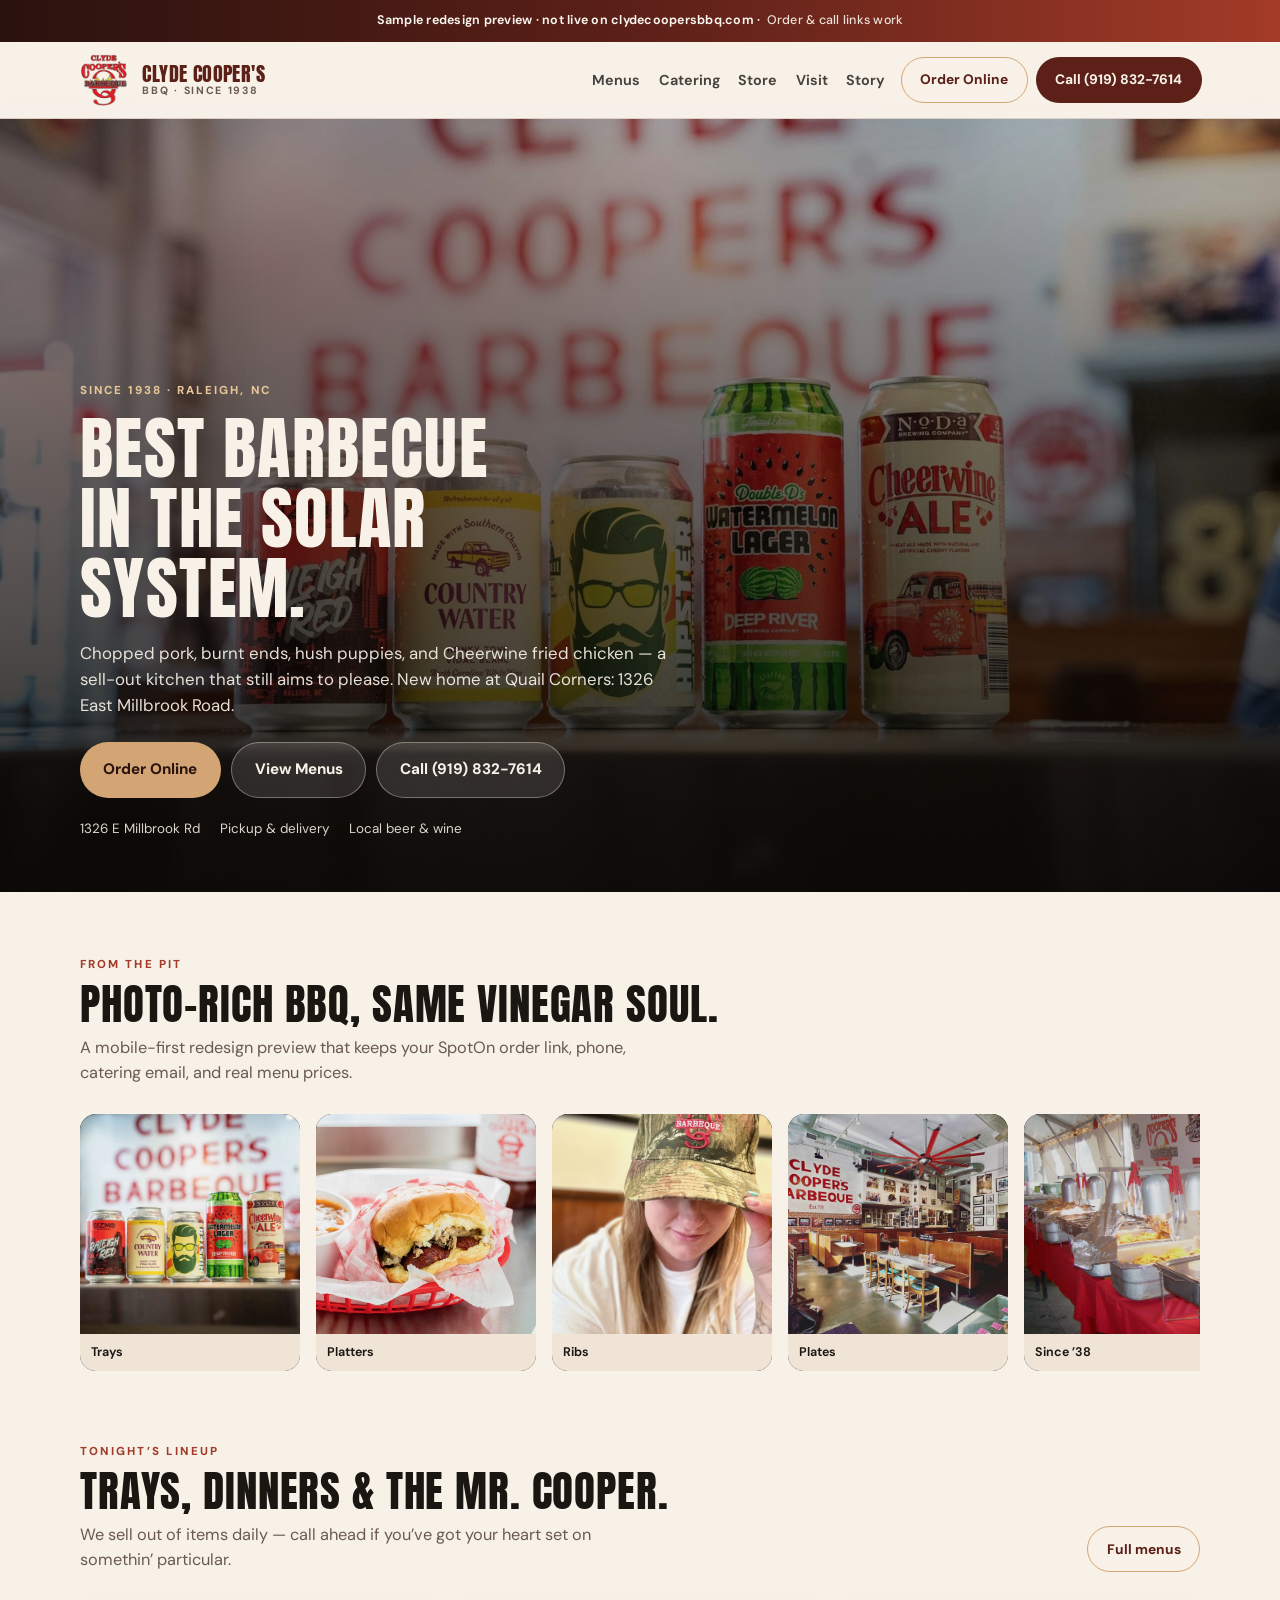
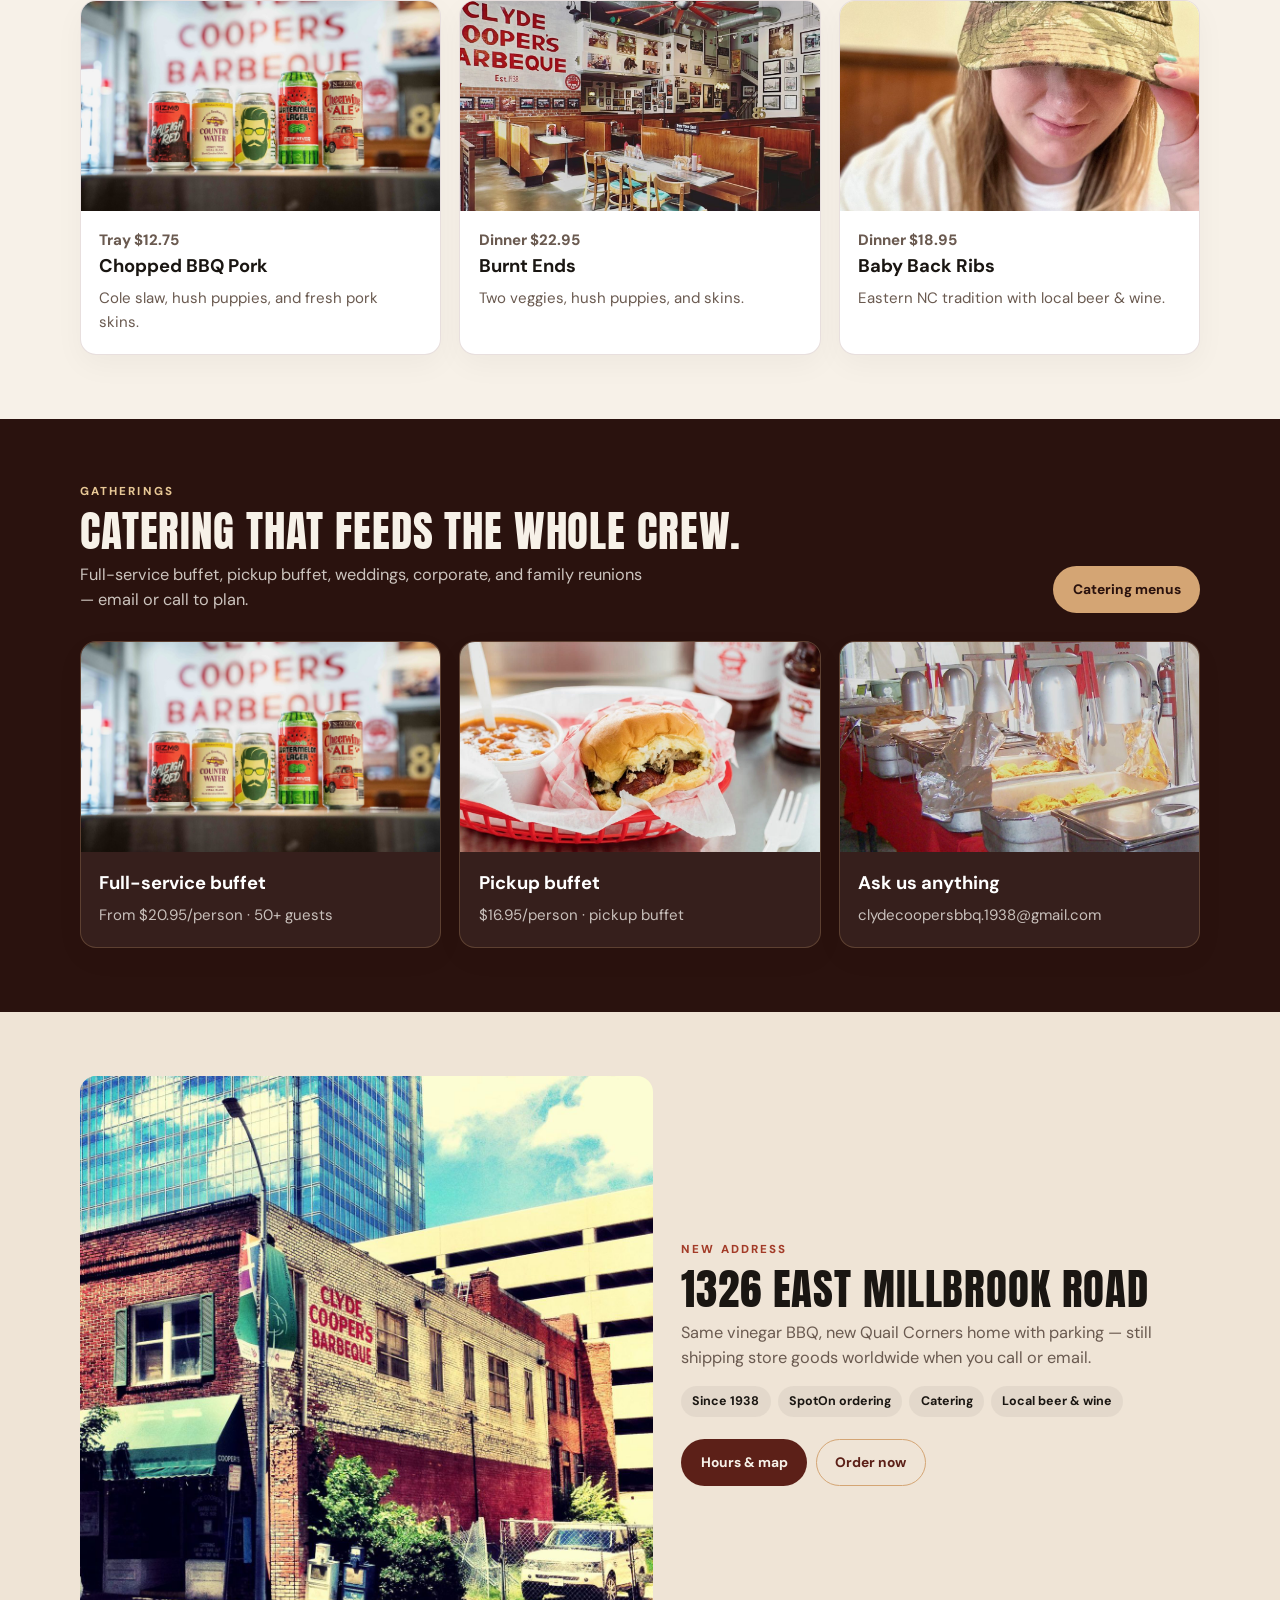
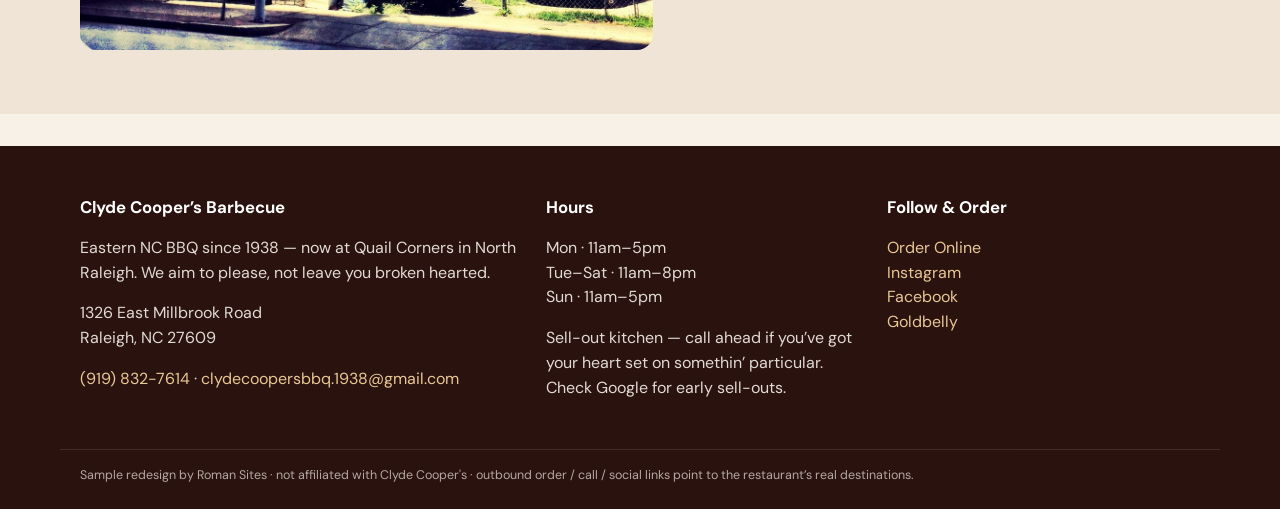
<file: index.html>
<!DOCTYPE html>
<html lang="en"><head>
<meta charset="utf-8"/><meta name="viewport" content="width=device-width, initial-scale=1"/>
<title>Clyde Cooper’s BBQ · Since 1938 · Raleigh</title><meta name="description" content="Clyde Cooper’s Barbecue — Eastern NC BBQ since 1938 at 1326 East Millbrook Road, Raleigh. Order online or call (919) 832-7614."/>
<link rel="preconnect" href="https://fonts.googleapis.com"/><link rel="preconnect" href="https://fonts.gstatic.com" crossorigin/>
<link href="https://fonts.googleapis.com/css2?family=Anton&family=DM+Sans:wght@400;500;600;700;800&display=swap" rel="stylesheet"/><link rel="stylesheet" href="assets/styles.css"/><link rel="icon" href="assets/logo.png"/>
</head><body>
<div class="preview-banner" role="status">Sample redesign preview · not live on clydecoopersbbq.com · <span>Order &amp; call links work</span></div>
<header class="site-header"><div class="nav-inner">
<a class="brand" href="index.html"><img src="assets/logo.png" alt="Clyde Cooper's logo" width="112" height="80"/><span class="brand-text"><span class="brand-name">Clyde Cooper's</span><span class="brand-tag">BBQ · Since 1938</span></span></a>
<nav class="nav-links" aria-label="Primary"><a href="menus.html">Menus</a><a href="catering.html">Catering</a><a href="store.html">Store</a><a href="visit.html">Visit</a><a href="story.html">Story</a></nav>
<div class="nav-ctas"><a class="btn btn-secondary" href="https://order.spoton.com/so-clyde-coopers-bbq-16776/raleigh-nc/65f36449ab9d7c003e4cb21e" target="_blank" rel="noopener">Order Online</a><a class="btn btn-primary" href="tel:9198327614"><span class="call-full">Call (919) 832-7614</span><span class="call-short">Call</span></a>
<button class="nav-toggle" type="button" data-nav-toggle aria-expanded="false" aria-controls="mobile-nav" aria-label="Open menu"><span></span><span></span><span></span></button></div>
</div>
<div class="mobile-panel" id="mobile-nav" data-mobile-panel><a href="menus.html">Menus</a><a href="catering.html">Catering</a><a href="store.html">Store</a><a href="visit.html">Visit</a><a href="story.html">Story</a><div class="mobile-ctas"><a class="btn btn-secondary" href="https://order.spoton.com/so-clyde-coopers-bbq-16776/raleigh-nc/65f36449ab9d7c003e4cb21e" target="_blank" rel="noopener">Order Online</a><a class="btn btn-primary" href="tel:9198327614">Call</a></div></div>
</header>
<main>
<section class="hero"><div class="hero-media" aria-hidden="true"><img src="assets/food-tray.jpg" alt="" width="1600" height="1067" fetchpriority="high"/></div>
<div class="hero-shade"></div><div class="hero-content">
<p class="eyebrow">Since 1938 · Raleigh, NC</p>
<h1>Best barbecue in the solar system.</h1>
<p class="hero-lead">Chopped pork, burnt ends, hush puppies, and Cheerwine fried chicken — a sell-out kitchen that still aims to please. New home at Quail Corners: 1326 East Millbrook Road.</p>
<div class="hero-actions">
<a class="btn btn-gold btn-lg" href="https://order.spoton.com/so-clyde-coopers-bbq-16776/raleigh-nc/65f36449ab9d7c003e4cb21e" target="_blank" rel="noopener">Order Online</a>
<a class="btn btn-ghost btn-lg" href="menus.html">View Menus</a>
<a class="btn btn-ghost btn-lg" href="tel:9198327614">Call (919) 832-7614</a>
</div>
<div class="hero-meta"><span>1326 E Millbrook Rd</span><span>Pickup &amp; delivery</span><span>Local beer &amp; wine</span></div>
</div></section>
<section class="section" style="padding-bottom:0"><div class="section-inner">
<div class="section-head"><div><p class="kicker">From the pit</p><h2>Photo-rich BBQ, same vinegar soul.</h2><p class="lede">A mobile-first redesign preview that keeps your SpotOn order link, phone, catering email, and real menu prices.</p></div></div>
<div class="photo-rail">
<figure><img src="assets/food-tray.jpg" alt="BBQ tray" loading="lazy"/><figcaption>Trays</figcaption></figure>
<figure><img src="assets/food-platter.jpg" alt="Platter" loading="lazy"/><figcaption>Platters</figcaption></figure>
<figure><img src="assets/food-ribs.jpg" alt="Ribs" loading="lazy"/><figcaption>Ribs</figcaption></figure>
<figure><img src="assets/food-square.jpg" alt="BBQ plate" loading="lazy"/><figcaption>Plates</figcaption></figure>
<figure><img src="assets/classic-1.jpg" alt="Classic" loading="lazy"/><figcaption>Since ’38</figcaption></figure>
<figure><img src="assets/extra-4.jpg" alt="Dining" loading="lazy"/><figcaption>Come on in</figcaption></figure>
</div></div></section>
<section class="section"><div class="section-inner">
<div class="section-head"><div><p class="kicker">Tonight’s lineup</p><h2>Trays, dinners &amp; the Mr. Cooper.</h2><p class="lede">We sell out of items daily — call ahead if you’ve got your heart set on somethin’ particular.</p></div>
<a class="btn btn-secondary" href="menus.html">Full menus</a></div>
<div class="grid-3">
<article class="card"><div class="card-media"><img src="assets/food-tray.jpg" alt="Chopped BBQ"/></div><div class="card-body"><p class="feature-price">Tray $12.75</p><h3>Chopped BBQ Pork</h3><p>Cole slaw, hush puppies, and fresh pork skins.</p></div></article>
<article class="card"><div class="card-media"><img src="assets/food-square.jpg" alt="Burnt ends"/></div><div class="card-body"><p class="feature-price">Dinner $22.95</p><h3>Burnt Ends</h3><p>Two veggies, hush puppies, and skins.</p></div></article>
<article class="card"><div class="card-media"><img src="assets/food-ribs.jpg" alt="Ribs"/></div><div class="card-body"><p class="feature-price">Dinner $18.95</p><h3>Baby Back Ribs</h3><p>Eastern NC tradition with local beer &amp; wine.</p></div></article>
</div></div></section>
<section class="section section-dark"><div class="section-inner">
<div class="section-head"><div><p class="kicker">Gatherings</p><h2>Catering that feeds the whole crew.</h2><p class="lede">Full-service buffet, pickup buffet, weddings, corporate, and family reunions — email or call to plan.</p></div>
<a class="btn btn-gold" href="catering.html">Catering menus</a></div>
<div class="grid-3">
<article class="card" style="background:rgba(250,246,240,.06);border-color:rgba(212,165,116,.25)"><div class="card-media"><img src="assets/extra-5.jpg" alt="Catering"/></div><div class="card-body"><h3 style="color:#fff">Full-service buffet</h3><p style="color:rgba(250,246,240,.75)">From $20.95/person · 50+ guests</p></div></article>
<article class="card" style="background:rgba(250,246,240,.06);border-color:rgba(212,165,116,.25)"><div class="card-media"><img src="assets/food-platter.jpg" alt="Pickup"/></div><div class="card-body"><h3 style="color:#fff">Pickup buffet</h3><p style="color:rgba(250,246,240,.75)">$16.95/person · pickup buffet</p></div></article>
<article class="card" style="background:rgba(250,246,240,.06);border-color:rgba(212,165,116,.25)"><div class="card-media"><img src="assets/classic-1.jpg" alt="Email"/></div><div class="card-body"><h3 style="color:#fff">Ask us anything</h3><p style="color:rgba(250,246,240,.75)"><a href="mailto:clydecoopersbbq.1938@gmail.com">clydecoopersbbq.1938@gmail.com</a></p></div></article>
</div></div></section>
<section class="section section-alt"><div class="section-inner split">
<div class="split-media"><img src="assets/exterior.jpg" alt="Clyde Cooper's"/></div>
<div><p class="kicker">New address</p><h2>1326 East Millbrook Road</h2>
<p class="lede">Same vinegar BBQ, new Quail Corners home with parking — still shipping store goods worldwide when you call or email.</p>
<div class="pill-row"><span class="pill">Since 1938</span><span class="pill">SpotOn ordering</span><span class="pill">Catering</span><span class="pill">Local beer &amp; wine</span></div>
<div style="margin-top:1.4rem;display:flex;flex-wrap:wrap;gap:.55rem">
<a class="btn btn-primary" href="visit.html">Hours &amp; map</a>
<a class="btn btn-secondary" href="https://order.spoton.com/so-clyde-coopers-bbq-16776/raleigh-nc/65f36449ab9d7c003e4cb21e" target="_blank" rel="noopener">Order now</a>
</div></div></div></section>
</main>
<footer class="site-footer"><div class="section-inner footer-grid"><div><h3>Clyde Cooper’s Barbecue</h3><p>Eastern NC BBQ since 1938 — now at Quail Corners in North Raleigh. We aim to please, not leave you broken hearted.</p>
<p style="margin-top:.8rem">1326 East Millbrook Road<br/>Raleigh, NC 27609</p>
<p><a href="tel:9198327614">(919) 832-7614</a> · <a href="mailto:clydecoopersbbq.1938@gmail.com">clydecoopersbbq.1938@gmail.com</a></p></div>
<div><h3>Hours</h3><p>Mon · 11am–5pm<br/>Tue–Sat · 11am–8pm<br/>Sun · 11am–5pm</p>
<p style="margin-top:.8rem">Sell-out kitchen — call ahead if you’ve got your heart set on somethin’ particular. Check Google for early sell-outs.</p></div>
<div><h3>Follow &amp; Order</h3><p><a href="https://order.spoton.com/so-clyde-coopers-bbq-16776/raleigh-nc/65f36449ab9d7c003e4cb21e" target="_blank" rel="noopener">Order Online</a><br/>
<a href="https://instagram.com/clydecoopersbbqraleigh" target="_blank" rel="noopener">Instagram</a><br/>
<a href="https://facebook.com/clydecoopersbbq" target="_blank" rel="noopener">Facebook</a><br/>
<a href="https://www.goldbelly.com/restaurants/clyde-coopers-barbeque?utm_medium=website&utm_source=partner&utm_term=2708" target="_blank" rel="noopener">Goldbelly</a></p></div></div>
<div class="section-inner footer-note">Sample redesign by Roman Sites · not affiliated with Clyde Cooper's · outbound order / call / social links point to the restaurant’s real destinations.</div></footer>
<script src="assets/site.js"></script></body></html>
</file>
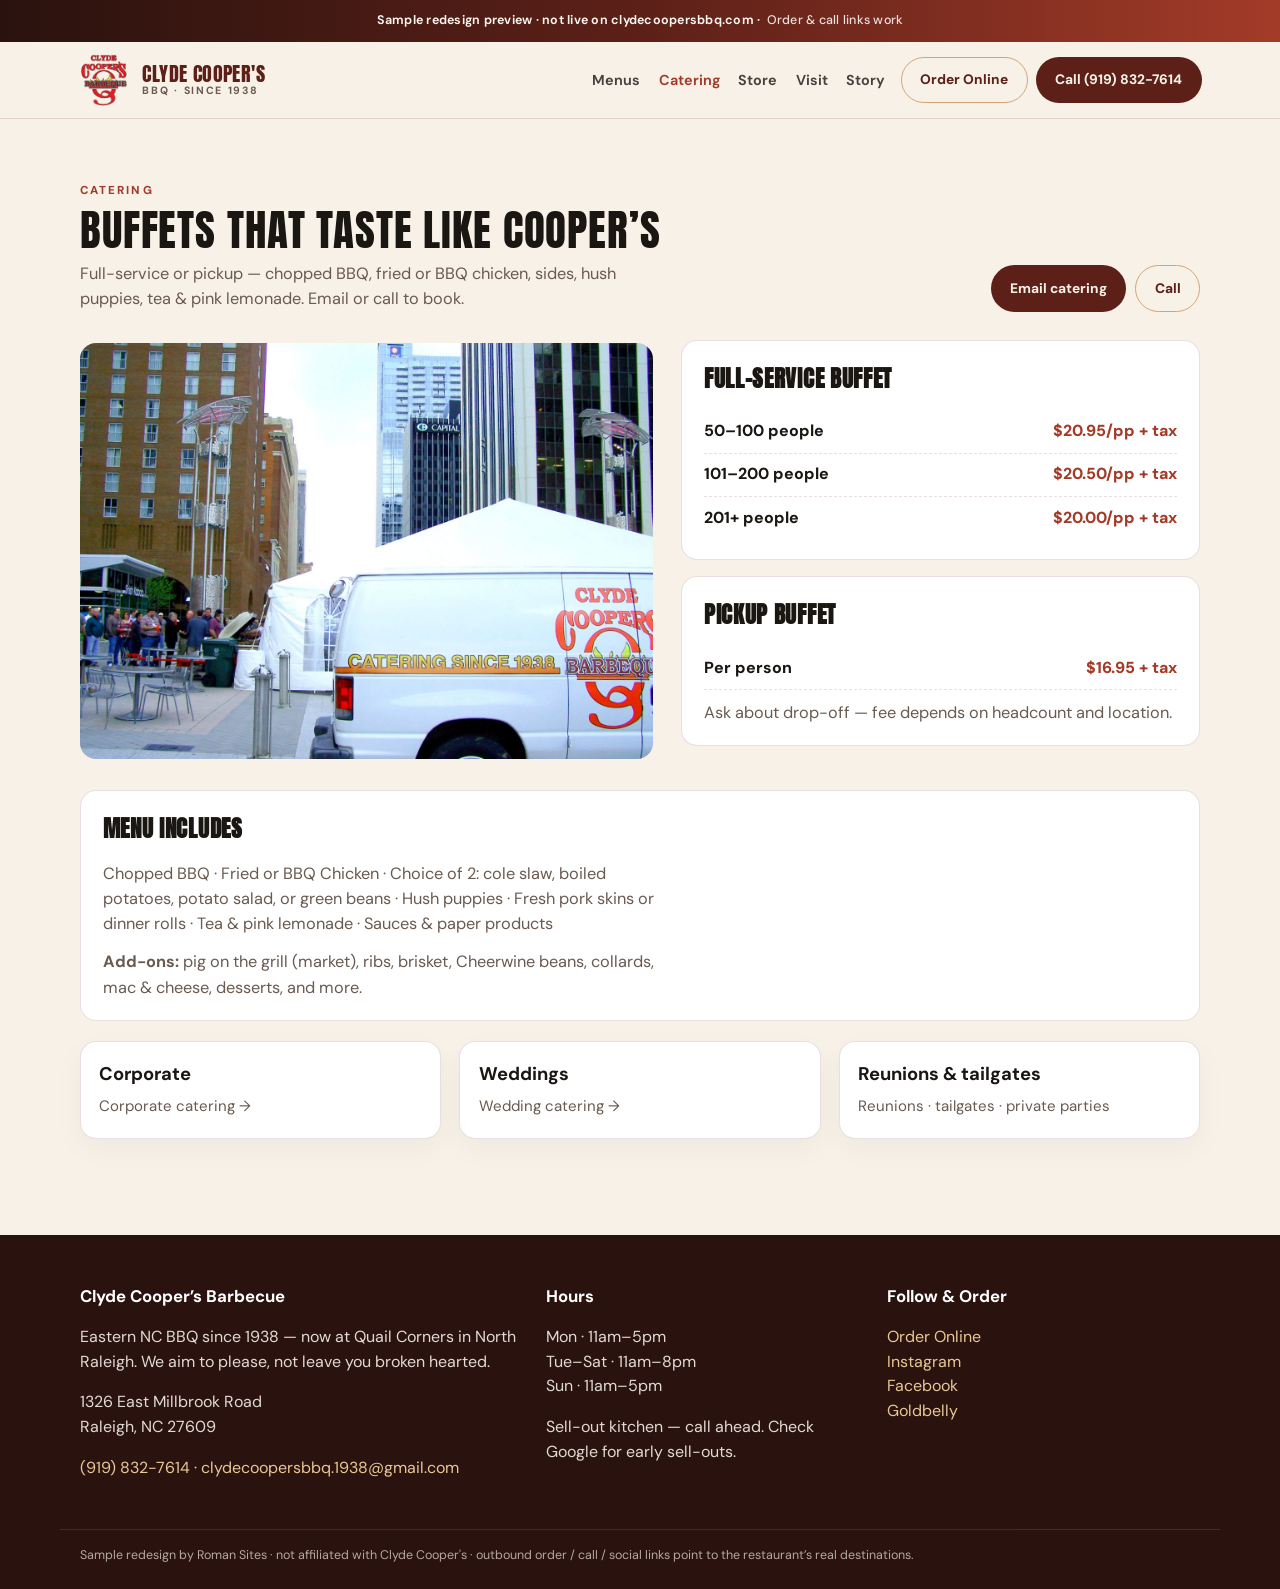
<file: catering.html>
<!DOCTYPE html>
<html lang="en"><head>
<meta charset="utf-8"/><meta name="viewport" content="width=device-width, initial-scale=1"/>
<title>Catering · Clyde Cooper’s BBQ Raleigh</title><meta name="description" content="Full-service and pickup BBQ buffets for corporate, weddings, reunions & tailgates — Clyde Cooper’s Raleigh."/>
<link rel="preconnect" href="https://fonts.googleapis.com"/><link rel="preconnect" href="https://fonts.gstatic.com" crossorigin/>
<link href="https://fonts.googleapis.com/css2?family=Anton&family=DM+Sans:wght@400;500;600;700;800&display=swap" rel="stylesheet"/><link rel="stylesheet" href="assets/styles.css"/><link rel="icon" href="assets/logo.png"/>
</head><body>
<div class="preview-banner" role="status">Sample redesign preview · not live on clydecoopersbbq.com · <span>Order &amp; call links work</span></div>
<header class="site-header"><div class="nav-inner">
<a class="brand" href="index.html"><img src="assets/logo.png" alt="Clyde Cooper's logo" width="112" height="80"/><span class="brand-text"><span class="brand-name">Clyde Cooper's</span><span class="brand-tag">BBQ · Since 1938</span></span></a>
<nav class="nav-links" aria-label="Primary"><a href="menus.html">Menus</a><a href="catering.html" aria-current="page">Catering</a><a href="store.html">Store</a><a href="visit.html">Visit</a><a href="story.html">Story</a></nav>
<div class="nav-ctas"><a class="btn btn-secondary" href="https://order.spoton.com/so-clyde-coopers-bbq-16776/raleigh-nc/65f36449ab9d7c003e4cb21e" target="_blank" rel="noopener">Order Online</a><a class="btn btn-primary" href="tel:9198327614"><span class="call-full">Call (919) 832-7614</span><span class="call-short">Call</span></a>
<button class="nav-toggle" type="button" data-nav-toggle aria-expanded="false" aria-controls="mobile-nav" aria-label="Open menu"><span></span><span></span><span></span></button></div>
</div>
<div class="mobile-panel" id="mobile-nav" data-mobile-panel><a href="menus.html">Menus</a><a href="catering.html">Catering</a><a href="store.html">Store</a><a href="visit.html">Visit</a><a href="story.html">Story</a><div class="mobile-ctas"><a class="btn btn-secondary" href="https://order.spoton.com/so-clyde-coopers-bbq-16776/raleigh-nc/65f36449ab9d7c003e4cb21e" target="_blank" rel="noopener">Order Online</a><a class="btn btn-primary" href="tel:9198327614">Call</a></div></div>
</header>
<main>
<section class="section"><div class="section-inner">
<div class="section-head"><div><p class="kicker">Catering</p><h2>Buffets that taste like Cooper’s</h2><p class="lede">Full-service or pickup — chopped BBQ, fried or BBQ chicken, sides, hush puppies, tea &amp; pink lemonade. Email or call to book.</p></div>
<div style="display:flex;flex-wrap:wrap;gap:.55rem"><a class="btn btn-primary" href="mailto:clydecoopersbbq.1938@gmail.com">Email catering</a><a class="btn btn-secondary" href="tel:9198327614">Call</a></div></div>
<div class="split" style="margin-bottom:1.75rem">
<div class="split-media"><img src="assets/catering.jpg" alt="Clyde Cooper's catering"/></div>
<div>
<div class="menu-block"><h3>Full-service buffet</h3>
<div class="menu-item"><div><strong>50–100 people</strong></div><span class="price">$20.95/pp + tax</span></div>
<div class="menu-item"><div><strong>101–200 people</strong></div><span class="price">$20.50/pp + tax</span></div>
<div class="menu-item"><div><strong>201+ people</strong></div><span class="price">$20.00/pp + tax</span></div></div>
<div class="menu-block"><h3>Pickup buffet</h3>
<div class="menu-item"><div><strong>Per person</strong></div><span class="price">$16.95 + tax</span></div>
<p class="lede" style="margin-top:.6rem">Ask about drop-off — fee depends on headcount and location.</p></div>
</div></div>
<div class="menu-block"><h3>Menu includes</h3>
<p class="lede">Chopped BBQ · Fried or BBQ Chicken · Choice of 2: cole slaw, boiled potatoes, potato salad, or green beans · Hush puppies · Fresh pork skins or dinner rolls · Tea &amp; pink lemonade · Sauces &amp; paper products</p>
<p class="lede" style="margin-top:.8rem"><strong>Add-ons:</strong> pig on the grill (market), ribs, brisket, Cheerwine beans, collards, mac &amp; cheese, desserts, and more.</p></div>
<div class="grid-3" style="margin-top:1.25rem">
<article class="card"><div class="card-body"><h3>Corporate</h3><p><a href="https://clydecoopersbbq.com/corporate-catering-raleigh-nc" target="_blank" rel="noopener">Corporate catering →</a></p></div></article>
<article class="card"><div class="card-body"><h3>Weddings</h3><p><a href="https://clydecoopersbbq.com/wedding-catering-raleigh-nc" target="_blank" rel="noopener">Wedding catering →</a></p></div></article>
<article class="card"><div class="card-body"><h3>Reunions &amp; tailgates</h3><p><a href="https://clydecoopersbbq.com/family-reunion-catering-raleigh-nc" target="_blank" rel="noopener">Reunions</a> · <a href="https://clydecoopersbbq.com/tailgate-buffet-pickup" target="_blank" rel="noopener">tailgates</a> · <a href="https://clydecoopersbbq.com/private-parties" target="_blank" rel="noopener">private parties</a></p></div></article>
</div>
</div></section></main>
<footer class="site-footer"><div class="section-inner footer-grid"><div><h3>Clyde Cooper’s Barbecue</h3><p>Eastern NC BBQ since 1938 — now at Quail Corners in North Raleigh. We aim to please, not leave you broken hearted.</p>
<p style="margin-top:.8rem">1326 East Millbrook Road<br/>Raleigh, NC 27609</p>
<p><a href="tel:9198327614">(919) 832-7614</a> · <a href="mailto:clydecoopersbbq.1938@gmail.com">clydecoopersbbq.1938@gmail.com</a></p></div>
<div><h3>Hours</h3><p>Mon · 11am–5pm<br/>Tue–Sat · 11am–8pm<br/>Sun · 11am–5pm</p>
<p style="margin-top:.8rem">Sell-out kitchen — call ahead. Check Google for early sell-outs.</p></div>
<div><h3>Follow &amp; Order</h3><p><a href="https://order.spoton.com/so-clyde-coopers-bbq-16776/raleigh-nc/65f36449ab9d7c003e4cb21e" target="_blank" rel="noopener">Order Online</a><br/>
<a href="https://instagram.com/clydecoopersbbqraleigh" target="_blank" rel="noopener">Instagram</a><br/>
<a href="https://facebook.com/clydecoopersbbq" target="_blank" rel="noopener">Facebook</a><br/>
<a href="https://www.goldbelly.com/restaurants/clyde-coopers-barbeque?utm_medium=website&utm_source=partner&utm_term=2708" target="_blank" rel="noopener">Goldbelly</a></p></div></div>
<div class="section-inner footer-note">Sample redesign by Roman Sites · not affiliated with Clyde Cooper's · outbound order / call / social links point to the restaurant’s real destinations.</div></footer>
<script src="assets/site.js"></script></body></html>
</file>
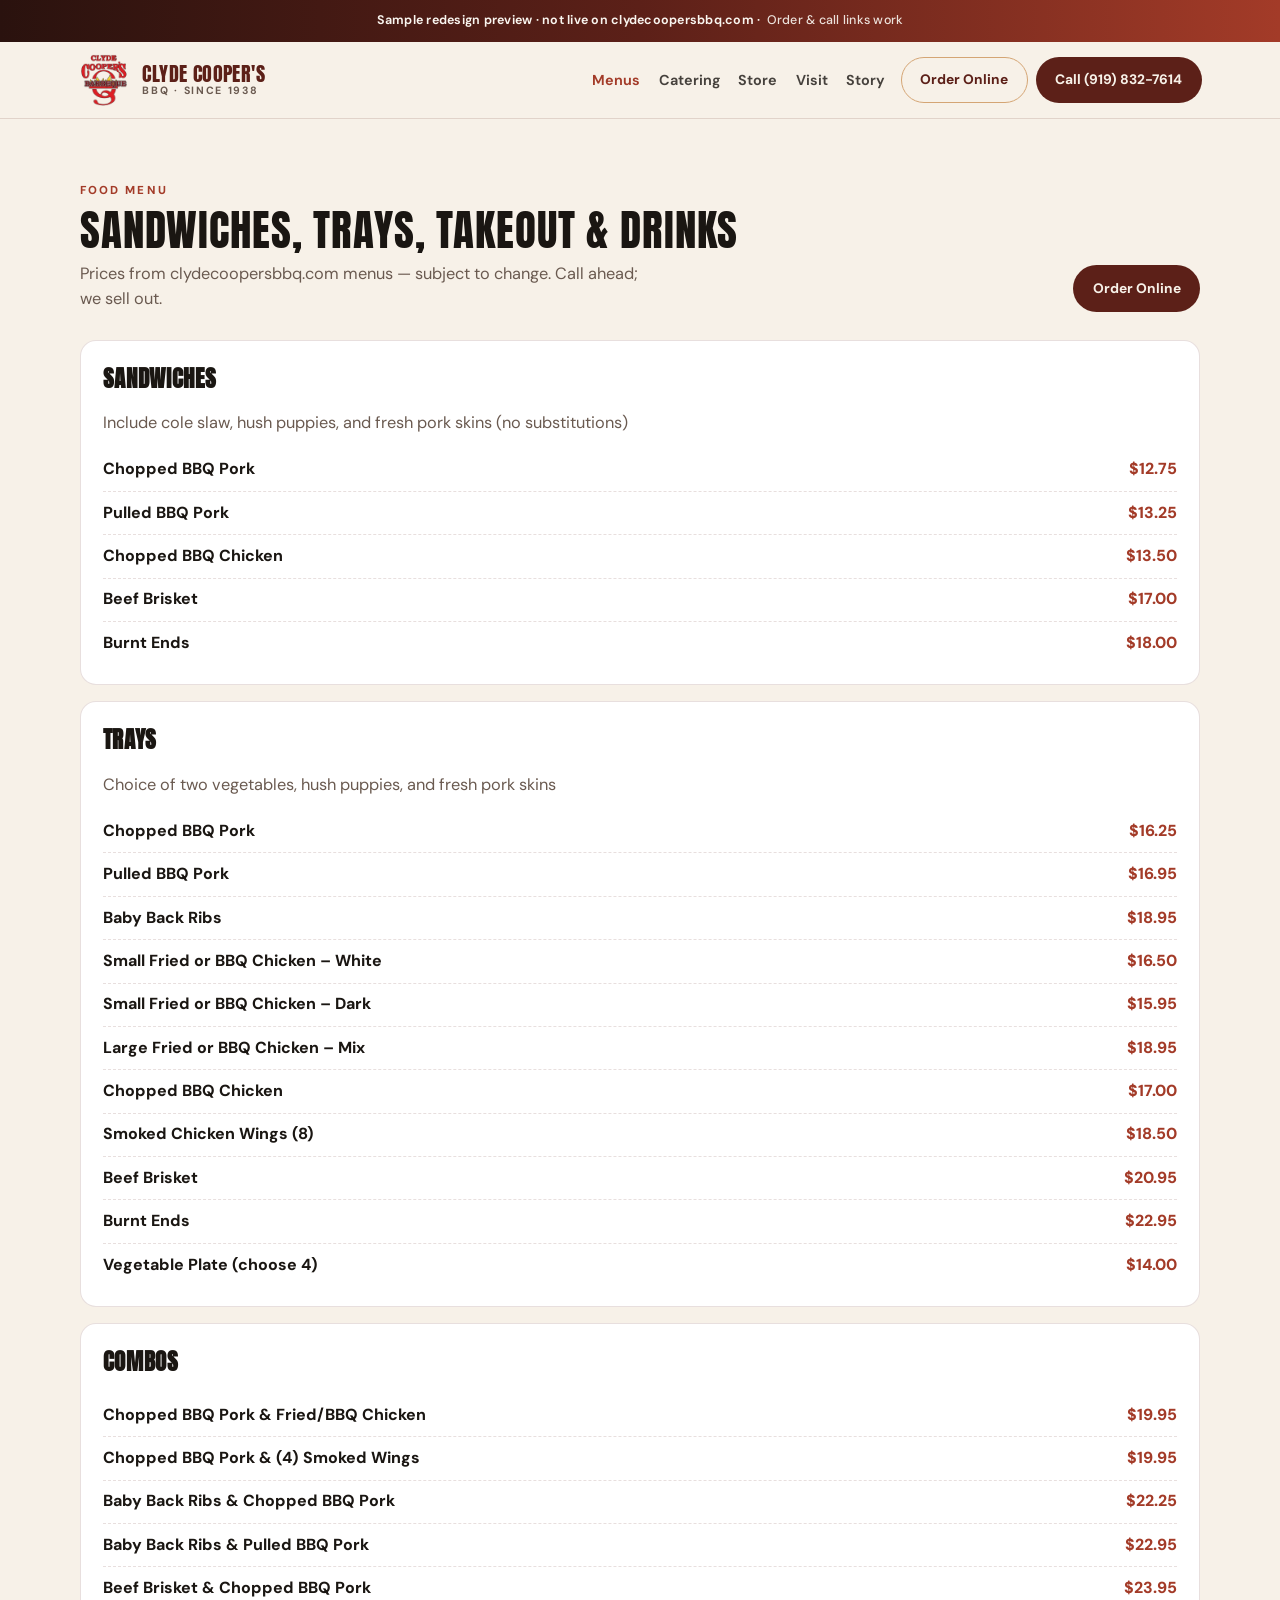
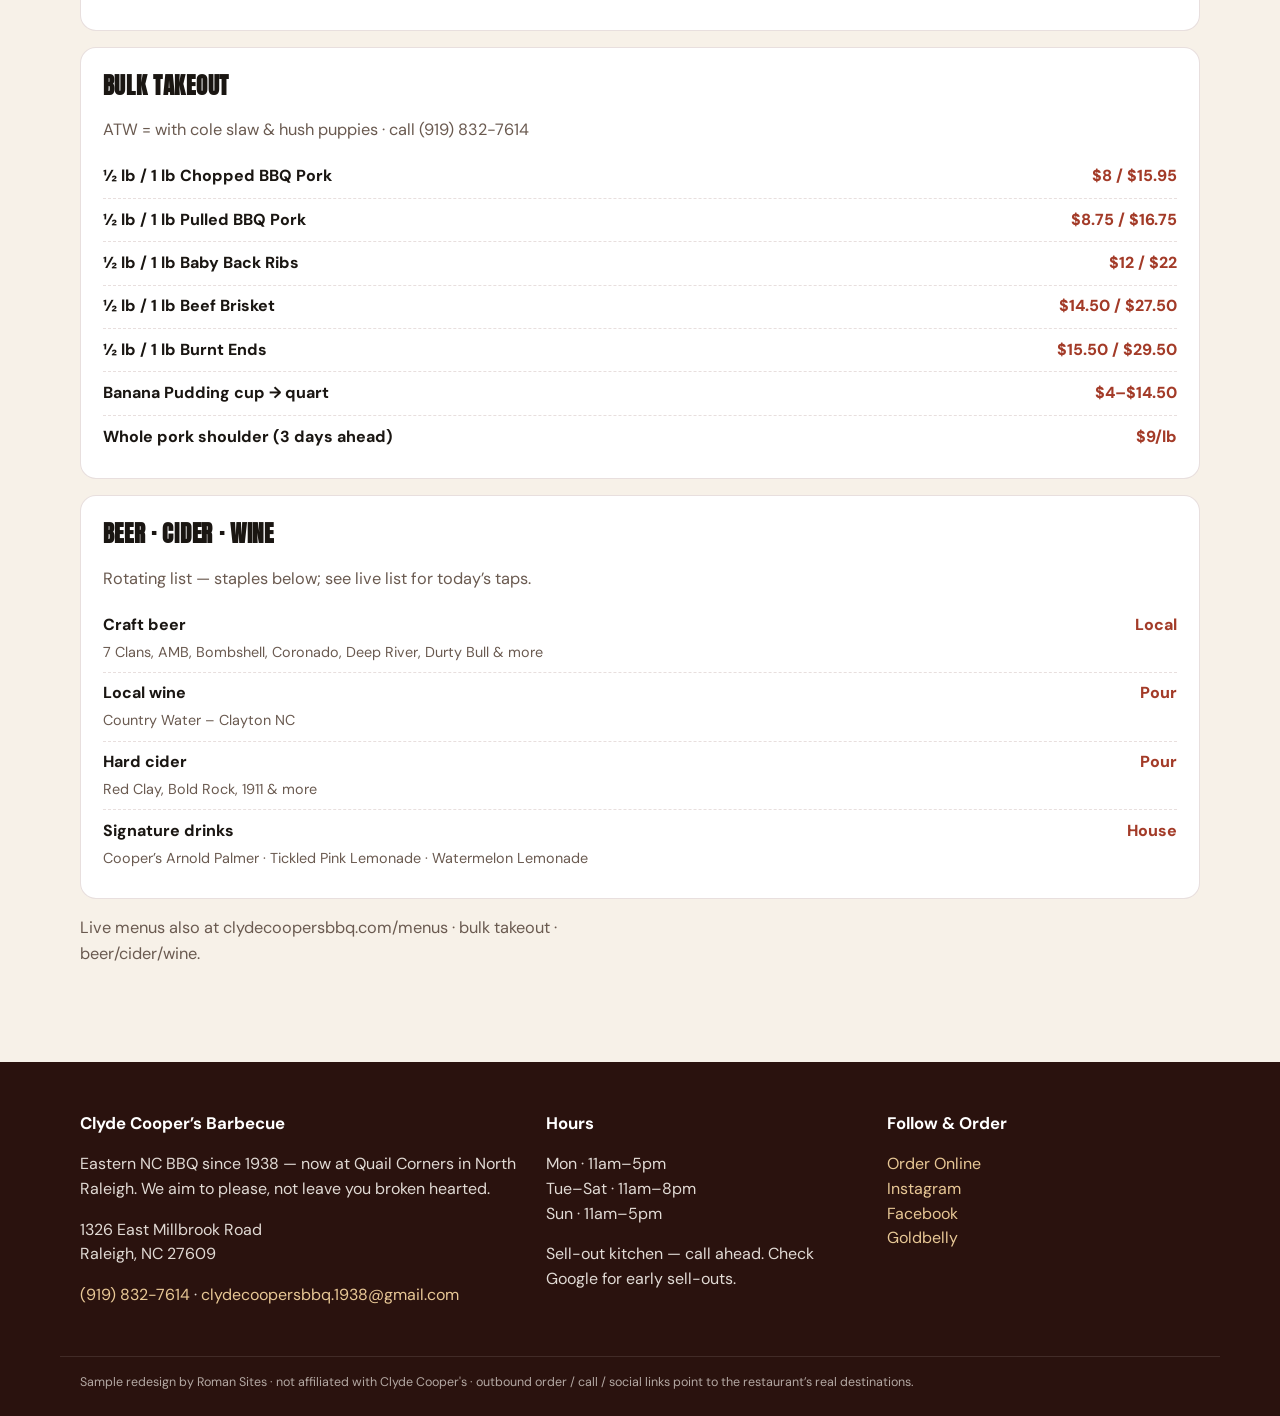
<file: menus.html>
<!DOCTYPE html>
<html lang="en"><head>
<meta charset="utf-8"/><meta name="viewport" content="width=device-width, initial-scale=1"/>
<title>Menus · Clyde Cooper’s BBQ</title><meta name="description" content="Dining trays, bulk takeout, and drinks at Clyde Cooper’s Barbecue in Raleigh — prices from the live site."/>
<link rel="preconnect" href="https://fonts.googleapis.com"/><link rel="preconnect" href="https://fonts.gstatic.com" crossorigin/>
<link href="https://fonts.googleapis.com/css2?family=Anton&family=DM+Sans:wght@400;500;600;700;800&display=swap" rel="stylesheet"/><link rel="stylesheet" href="assets/styles.css"/><link rel="icon" href="assets/logo.png"/>
</head><body>
<div class="preview-banner" role="status">Sample redesign preview · not live on clydecoopersbbq.com · <span>Order &amp; call links work</span></div>
<header class="site-header"><div class="nav-inner">
<a class="brand" href="index.html"><img src="assets/logo.png" alt="Clyde Cooper's logo" width="112" height="80"/><span class="brand-text"><span class="brand-name">Clyde Cooper's</span><span class="brand-tag">BBQ · Since 1938</span></span></a>
<nav class="nav-links" aria-label="Primary"><a href="menus.html" aria-current="page">Menus</a><a href="catering.html">Catering</a><a href="store.html">Store</a><a href="visit.html">Visit</a><a href="story.html">Story</a></nav>
<div class="nav-ctas"><a class="btn btn-secondary" href="https://order.spoton.com/so-clyde-coopers-bbq-16776/raleigh-nc/65f36449ab9d7c003e4cb21e" target="_blank" rel="noopener">Order Online</a><a class="btn btn-primary" href="tel:9198327614"><span class="call-full">Call (919) 832-7614</span><span class="call-short">Call</span></a>
<button class="nav-toggle" type="button" data-nav-toggle aria-expanded="false" aria-controls="mobile-nav" aria-label="Open menu"><span></span><span></span><span></span></button></div>
</div>
<div class="mobile-panel" id="mobile-nav" data-mobile-panel><a href="menus.html">Menus</a><a href="catering.html">Catering</a><a href="store.html">Store</a><a href="visit.html">Visit</a><a href="story.html">Story</a><div class="mobile-ctas"><a class="btn btn-secondary" href="https://order.spoton.com/so-clyde-coopers-bbq-16776/raleigh-nc/65f36449ab9d7c003e4cb21e" target="_blank" rel="noopener">Order Online</a><a class="btn btn-primary" href="tel:9198327614">Call</a></div></div>
</header>
<main>
<section class="section"><div class="section-inner">
<div class="section-head"><div><p class="kicker">Food menu</p><h2>Sandwiches, trays, takeout &amp; drinks</h2><p class="lede">Prices from clydecoopersbbq.com menus — subject to change. Call ahead; we sell out.</p></div>
<a class="btn btn-primary" href="https://order.spoton.com/so-clyde-coopers-bbq-16776/raleigh-nc/65f36449ab9d7c003e4cb21e" target="_blank" rel="noopener">Order Online</a></div>

<div class="menu-block"><h3>Sandwiches</h3><p class="lede" style="margin-bottom:.8rem">Include cole slaw, hush puppies, and fresh pork skins (no substitutions)</p>
<div class="menu-item"><div><strong>Chopped BBQ Pork</strong></div><span class="price">$12.75</span></div>
<div class="menu-item"><div><strong>Pulled BBQ Pork</strong></div><span class="price">$13.25</span></div>
<div class="menu-item"><div><strong>Chopped BBQ Chicken</strong></div><span class="price">$13.50</span></div>
<div class="menu-item"><div><strong>Beef Brisket</strong></div><span class="price">$17.00</span></div>
<div class="menu-item"><div><strong>Burnt Ends</strong></div><span class="price">$18.00</span></div></div>

<div class="menu-block"><h3>Trays</h3><p class="lede" style="margin-bottom:.8rem">Choice of two vegetables, hush puppies, and fresh pork skins</p>
<div class="menu-item"><div><strong>Chopped BBQ Pork</strong></div><span class="price">$16.25</span></div>
<div class="menu-item"><div><strong>Pulled BBQ Pork</strong></div><span class="price">$16.95</span></div>
<div class="menu-item"><div><strong>Baby Back Ribs</strong></div><span class="price">$18.95</span></div>
<div class="menu-item"><div><strong>Small Fried or BBQ Chicken – White</strong></div><span class="price">$16.50</span></div>
<div class="menu-item"><div><strong>Small Fried or BBQ Chicken – Dark</strong></div><span class="price">$15.95</span></div>
<div class="menu-item"><div><strong>Large Fried or BBQ Chicken – Mix</strong></div><span class="price">$18.95</span></div>
<div class="menu-item"><div><strong>Chopped BBQ Chicken</strong></div><span class="price">$17.00</span></div>
<div class="menu-item"><div><strong>Smoked Chicken Wings (8)</strong></div><span class="price">$18.50</span></div>
<div class="menu-item"><div><strong>Beef Brisket</strong></div><span class="price">$20.95</span></div>
<div class="menu-item"><div><strong>Burnt Ends</strong></div><span class="price">$22.95</span></div>
<div class="menu-item"><div><strong>Vegetable Plate (choose 4)</strong></div><span class="price">$14.00</span></div></div>

<div class="menu-block"><h3>Combos</h3>
<div class="menu-item"><div><strong>Chopped BBQ Pork &amp; Fried/BBQ Chicken</strong></div><span class="price">$19.95</span></div>
<div class="menu-item"><div><strong>Chopped BBQ Pork &amp; (4) Smoked Wings</strong></div><span class="price">$19.95</span></div>
<div class="menu-item"><div><strong>Baby Back Ribs &amp; Chopped BBQ Pork</strong></div><span class="price">$22.25</span></div>
<div class="menu-item"><div><strong>Baby Back Ribs &amp; Pulled BBQ Pork</strong></div><span class="price">$22.95</span></div>
<div class="menu-item"><div><strong>Beef Brisket &amp; Chopped BBQ Pork</strong></div><span class="price">$23.95</span></div></div>

<div class="menu-block"><h3>Bulk takeout</h3><p class="lede" style="margin-bottom:.8rem">ATW = with cole slaw &amp; hush puppies · call <a href="tel:9198327614">(919) 832-7614</a></p>
<div class="menu-item"><div><strong>½ lb / 1 lb Chopped BBQ Pork</strong></div><span class="price">$8 / $15.95</span></div>
<div class="menu-item"><div><strong>½ lb / 1 lb Pulled BBQ Pork</strong></div><span class="price">$8.75 / $16.75</span></div>
<div class="menu-item"><div><strong>½ lb / 1 lb Baby Back Ribs</strong></div><span class="price">$12 / $22</span></div>
<div class="menu-item"><div><strong>½ lb / 1 lb Beef Brisket</strong></div><span class="price">$14.50 / $27.50</span></div>
<div class="menu-item"><div><strong>½ lb / 1 lb Burnt Ends</strong></div><span class="price">$15.50 / $29.50</span></div>
<div class="menu-item"><div><strong>Banana Pudding cup → quart</strong></div><span class="price">$4–$14.50</span></div>
<div class="menu-item"><div><strong>Whole pork shoulder (3 days ahead)</strong></div><span class="price">$9/lb</span></div></div>

<div class="menu-block"><h3>Beer · cider · wine</h3><p class="lede" style="margin-bottom:.8rem">Rotating list — staples below; see live list for today’s taps.</p>
<div class="menu-item"><div><strong>Craft beer</strong><p>7 Clans, AMB, Bombshell, Coronado, Deep River, Durty Bull &amp; more</p></div><span class="price">Local</span></div>
<div class="menu-item"><div><strong>Local wine</strong><p>Country Water – Clayton NC</p></div><span class="price">Pour</span></div>
<div class="menu-item"><div><strong>Hard cider</strong><p>Red Clay, Bold Rock, 1911 &amp; more</p></div><span class="price">Pour</span></div>
<div class="menu-item"><div><strong>Signature drinks</strong><p>Cooper’s Arnold Palmer · Tickled Pink Lemonade · Watermelon Lemonade</p></div><span class="price">House</span></div></div>

<p class="lede">Live menus also at <a href="https://clydecoopersbbq.com/menus" target="_blank" rel="noopener">clydecoopersbbq.com/menus</a> · <a href="https://clydecoopersbbq.com/takeout" target="_blank" rel="noopener">bulk takeout</a> · <a href="https://clydecoopersbbq.com/menus/beer-cider-wine-list" target="_blank" rel="noopener">beer/cider/wine</a>.</p>
</div></section></main>
<footer class="site-footer"><div class="section-inner footer-grid"><div><h3>Clyde Cooper’s Barbecue</h3><p>Eastern NC BBQ since 1938 — now at Quail Corners in North Raleigh. We aim to please, not leave you broken hearted.</p>
<p style="margin-top:.8rem">1326 East Millbrook Road<br/>Raleigh, NC 27609</p>
<p><a href="tel:9198327614">(919) 832-7614</a> · <a href="mailto:clydecoopersbbq.1938@gmail.com">clydecoopersbbq.1938@gmail.com</a></p></div>
<div><h3>Hours</h3><p>Mon · 11am–5pm<br/>Tue–Sat · 11am–8pm<br/>Sun · 11am–5pm</p>
<p style="margin-top:.8rem">Sell-out kitchen — call ahead. Check Google for early sell-outs.</p></div>
<div><h3>Follow &amp; Order</h3><p><a href="https://order.spoton.com/so-clyde-coopers-bbq-16776/raleigh-nc/65f36449ab9d7c003e4cb21e" target="_blank" rel="noopener">Order Online</a><br/>
<a href="https://instagram.com/clydecoopersbbqraleigh" target="_blank" rel="noopener">Instagram</a><br/>
<a href="https://facebook.com/clydecoopersbbq" target="_blank" rel="noopener">Facebook</a><br/>
<a href="https://www.goldbelly.com/restaurants/clyde-coopers-barbeque?utm_medium=website&utm_source=partner&utm_term=2708" target="_blank" rel="noopener">Goldbelly</a></p></div></div>
<div class="section-inner footer-note">Sample redesign by Roman Sites · not affiliated with Clyde Cooper's · outbound order / call / social links point to the restaurant’s real destinations.</div></footer>
<script src="assets/site.js"></script></body></html>
</file>
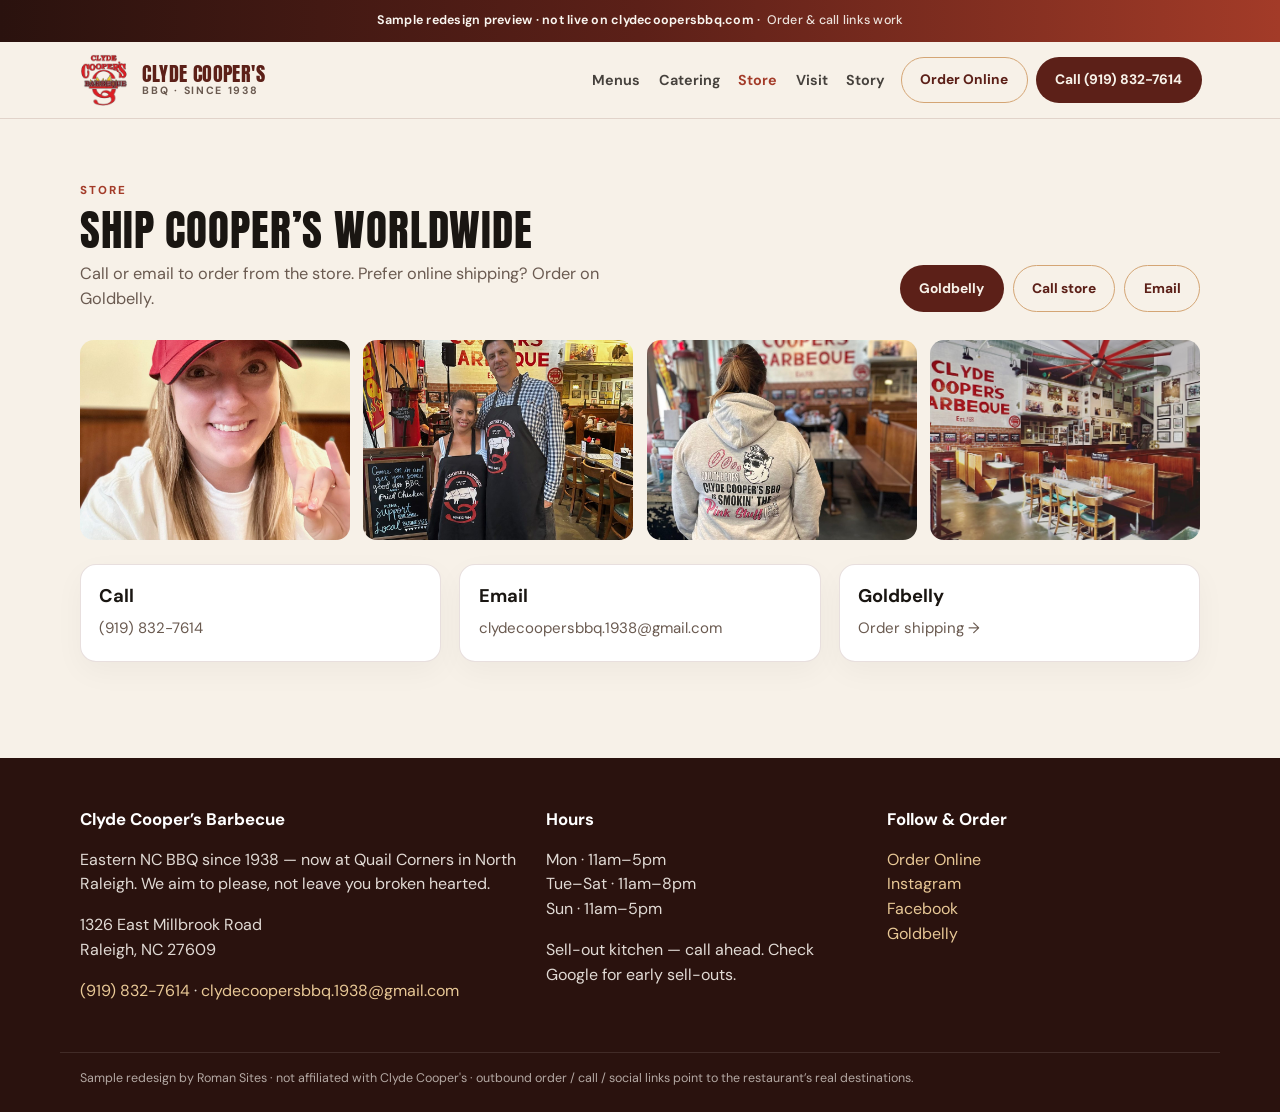
<file: store.html>
<!DOCTYPE html>
<html lang="en"><head>
<meta charset="utf-8"/><meta name="viewport" content="width=device-width, initial-scale=1"/>
<title>Store &amp; Shipping · Clyde Cooper’s BBQ</title><meta name="description" content="Clyde Cooper’s store — call or email to order. Ship worldwide on Goldbelly."/>
<link rel="preconnect" href="https://fonts.googleapis.com"/><link rel="preconnect" href="https://fonts.gstatic.com" crossorigin/>
<link href="https://fonts.googleapis.com/css2?family=Anton&family=DM+Sans:wght@400;500;600;700;800&display=swap" rel="stylesheet"/><link rel="stylesheet" href="assets/styles.css"/><link rel="icon" href="assets/logo.png"/>
</head><body>
<div class="preview-banner" role="status">Sample redesign preview · not live on clydecoopersbbq.com · <span>Order &amp; call links work</span></div>
<header class="site-header"><div class="nav-inner">
<a class="brand" href="index.html"><img src="assets/logo.png" alt="Clyde Cooper's logo" width="112" height="80"/><span class="brand-text"><span class="brand-name">Clyde Cooper's</span><span class="brand-tag">BBQ · Since 1938</span></span></a>
<nav class="nav-links" aria-label="Primary"><a href="menus.html">Menus</a><a href="catering.html">Catering</a><a href="store.html" aria-current="page">Store</a><a href="visit.html">Visit</a><a href="story.html">Story</a></nav>
<div class="nav-ctas"><a class="btn btn-secondary" href="https://order.spoton.com/so-clyde-coopers-bbq-16776/raleigh-nc/65f36449ab9d7c003e4cb21e" target="_blank" rel="noopener">Order Online</a><a class="btn btn-primary" href="tel:9198327614"><span class="call-full">Call (919) 832-7614</span><span class="call-short">Call</span></a>
<button class="nav-toggle" type="button" data-nav-toggle aria-expanded="false" aria-controls="mobile-nav" aria-label="Open menu"><span></span><span></span><span></span></button></div>
</div>
<div class="mobile-panel" id="mobile-nav" data-mobile-panel><a href="menus.html">Menus</a><a href="catering.html">Catering</a><a href="store.html">Store</a><a href="visit.html">Visit</a><a href="story.html">Story</a><div class="mobile-ctas"><a class="btn btn-secondary" href="https://order.spoton.com/so-clyde-coopers-bbq-16776/raleigh-nc/65f36449ab9d7c003e4cb21e" target="_blank" rel="noopener">Order Online</a><a class="btn btn-primary" href="tel:9198327614">Call</a></div></div>
</header>
<main>
<section class="section"><div class="section-inner">
<div class="section-head"><div><p class="kicker">Store</p><h2>Ship Cooper’s worldwide</h2><p class="lede">Call or email to order from the store. Prefer online shipping? Order on Goldbelly.</p></div>
<div style="display:flex;flex-wrap:wrap;gap:.55rem">
<a class="btn btn-primary" href="https://www.goldbelly.com/restaurants/clyde-coopers-barbeque?utm_medium=website&utm_source=partner&utm_term=2708" target="_blank" rel="noopener">Goldbelly</a>
<a class="btn btn-secondary" href="tel:9198327614">Call store</a>
<a class="btn btn-secondary" href="mailto:clydecoopersbbq.1938@gmail.com">Email</a>
</div></div>
<div class="gallery">
<figure><img src="assets/store1.jpg" alt="Store product" loading="lazy"/></figure>
<figure><img src="assets/store2.jpg" alt="Packaged goods" loading="lazy"/></figure>
<figure><img src="assets/store3.jpg" alt="Clyde Cooper's merchandise" loading="lazy"/></figure>
<figure><img src="assets/food-square.jpg" alt="BBQ to ship" loading="lazy"/></figure>
</div>
<div class="grid-3" style="margin-top:1.5rem">
<article class="card"><div class="card-body"><h3>Call</h3><p><a href="tel:9198327614">(919) 832-7614</a></p></div></article>
<article class="card"><div class="card-body"><h3>Email</h3><p><a href="mailto:clydecoopersbbq.1938@gmail.com">clydecoopersbbq.1938@gmail.com</a></p></div></article>
<article class="card"><div class="card-body"><h3>Goldbelly</h3><p><a href="https://www.goldbelly.com/restaurants/clyde-coopers-barbeque?utm_medium=website&utm_source=partner&utm_term=2708" target="_blank" rel="noopener">Order shipping →</a></p></div></article>
</div>
</div></section></main>
<footer class="site-footer"><div class="section-inner footer-grid"><div><h3>Clyde Cooper’s Barbecue</h3><p>Eastern NC BBQ since 1938 — now at Quail Corners in North Raleigh. We aim to please, not leave you broken hearted.</p>
<p style="margin-top:.8rem">1326 East Millbrook Road<br/>Raleigh, NC 27609</p>
<p><a href="tel:9198327614">(919) 832-7614</a> · <a href="mailto:clydecoopersbbq.1938@gmail.com">clydecoopersbbq.1938@gmail.com</a></p></div>
<div><h3>Hours</h3><p>Mon · 11am–5pm<br/>Tue–Sat · 11am–8pm<br/>Sun · 11am–5pm</p>
<p style="margin-top:.8rem">Sell-out kitchen — call ahead. Check Google for early sell-outs.</p></div>
<div><h3>Follow &amp; Order</h3><p><a href="https://order.spoton.com/so-clyde-coopers-bbq-16776/raleigh-nc/65f36449ab9d7c003e4cb21e" target="_blank" rel="noopener">Order Online</a><br/>
<a href="https://instagram.com/clydecoopersbbqraleigh" target="_blank" rel="noopener">Instagram</a><br/>
<a href="https://facebook.com/clydecoopersbbq" target="_blank" rel="noopener">Facebook</a><br/>
<a href="https://www.goldbelly.com/restaurants/clyde-coopers-barbeque?utm_medium=website&utm_source=partner&utm_term=2708" target="_blank" rel="noopener">Goldbelly</a></p></div></div>
<div class="section-inner footer-note">Sample redesign by Roman Sites · not affiliated with Clyde Cooper's · outbound order / call / social links point to the restaurant’s real destinations.</div></footer>
<script src="assets/site.js"></script></body></html>
</file>
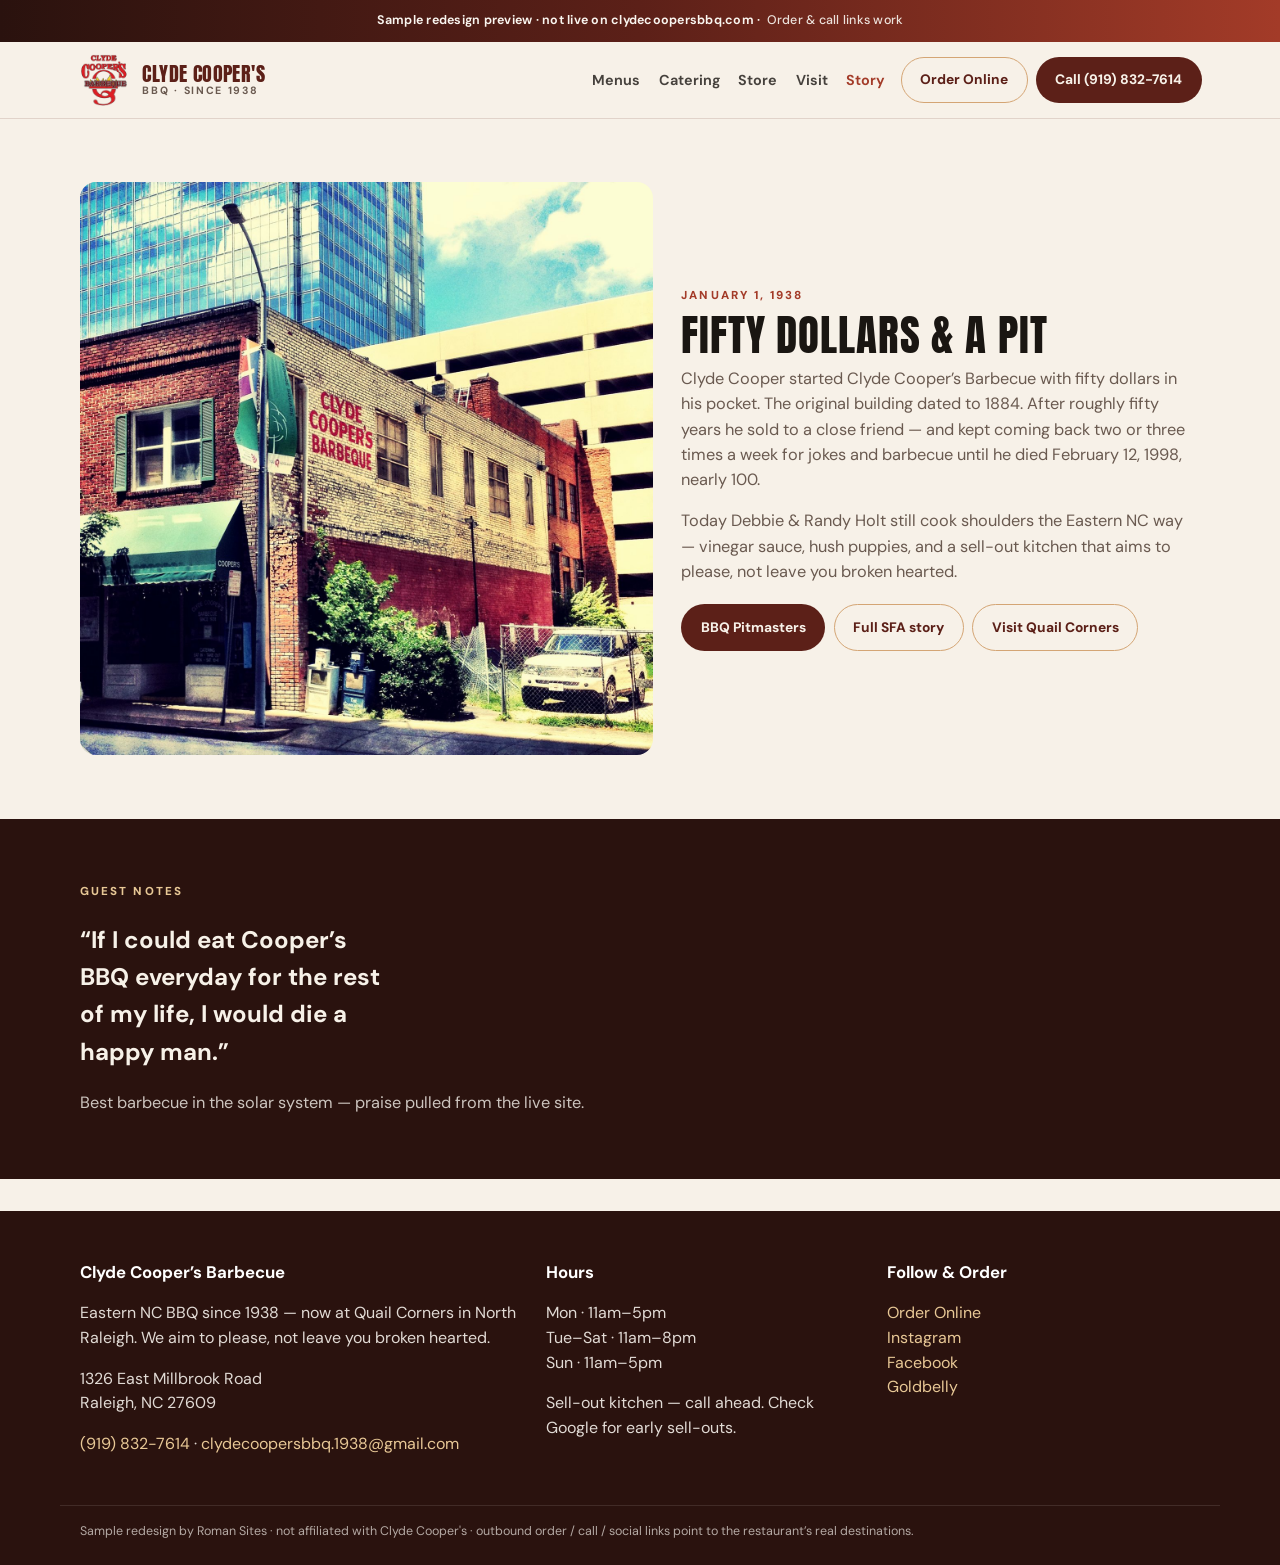
<file: story.html>
<!DOCTYPE html>
<html lang="en"><head>
<meta charset="utf-8"/><meta name="viewport" content="width=device-width, initial-scale=1"/>
<title>Our Story · Clyde Cooper’s BBQ since 1938</title><meta name="description" content="Clyde Cooper opened January 1, 1938. Eastern NC barbecue in Raleigh — now at Quail Corners."/>
<link rel="preconnect" href="https://fonts.googleapis.com"/><link rel="preconnect" href="https://fonts.gstatic.com" crossorigin/>
<link href="https://fonts.googleapis.com/css2?family=Anton&family=DM+Sans:wght@400;500;600;700;800&display=swap" rel="stylesheet"/><link rel="stylesheet" href="assets/styles.css"/><link rel="icon" href="assets/logo.png"/>
</head><body>
<div class="preview-banner" role="status">Sample redesign preview · not live on clydecoopersbbq.com · <span>Order &amp; call links work</span></div>
<header class="site-header"><div class="nav-inner">
<a class="brand" href="index.html"><img src="assets/logo.png" alt="Clyde Cooper's logo" width="112" height="80"/><span class="brand-text"><span class="brand-name">Clyde Cooper's</span><span class="brand-tag">BBQ · Since 1938</span></span></a>
<nav class="nav-links" aria-label="Primary"><a href="menus.html">Menus</a><a href="catering.html">Catering</a><a href="store.html">Store</a><a href="visit.html">Visit</a><a href="story.html" aria-current="page">Story</a></nav>
<div class="nav-ctas"><a class="btn btn-secondary" href="https://order.spoton.com/so-clyde-coopers-bbq-16776/raleigh-nc/65f36449ab9d7c003e4cb21e" target="_blank" rel="noopener">Order Online</a><a class="btn btn-primary" href="tel:9198327614"><span class="call-full">Call (919) 832-7614</span><span class="call-short">Call</span></a>
<button class="nav-toggle" type="button" data-nav-toggle aria-expanded="false" aria-controls="mobile-nav" aria-label="Open menu"><span></span><span></span><span></span></button></div>
</div>
<div class="mobile-panel" id="mobile-nav" data-mobile-panel><a href="menus.html">Menus</a><a href="catering.html">Catering</a><a href="store.html">Store</a><a href="visit.html">Visit</a><a href="story.html">Story</a><div class="mobile-ctas"><a class="btn btn-secondary" href="https://order.spoton.com/so-clyde-coopers-bbq-16776/raleigh-nc/65f36449ab9d7c003e4cb21e" target="_blank" rel="noopener">Order Online</a><a class="btn btn-primary" href="tel:9198327614">Call</a></div></div>
</header>
<main>
<section class="section"><div class="section-inner split">
<div class="split-media"><img src="assets/classic.jpg" alt="Clyde Cooper's classic barbecue"/></div>
<div><p class="kicker">January 1, 1938</p><h2>Fifty dollars &amp; a pit</h2>
<p class="lede">Clyde Cooper started Clyde Cooper’s Barbecue with fifty dollars in his pocket. The original building dated to 1884. After roughly fifty years he sold to a close friend — and kept coming back two or three times a week for jokes and barbecue until he died February 12, 1998, nearly 100.</p>
<p class="lede" style="margin-top:1rem">Today Debbie &amp; Randy Holt still cook shoulders the Eastern NC way — vinegar sauce, hush puppies, and a sell-out kitchen that aims to please, not leave you broken hearted.</p>
<div style="margin-top:1.25rem;display:flex;flex-wrap:wrap;gap:.55rem">
<a class="btn btn-primary" href="https://clydecoopersbbq.com/destination-america-bbq-pitmasters" target="_blank" rel="noopener">BBQ Pitmasters</a>
<a class="btn btn-secondary" href="https://clydecoopersbbq.com/ourbbqstory" target="_blank" rel="noopener">Full SFA story</a>
<a class="btn btn-secondary" href="visit.html">Visit Quail Corners</a>
</div></div></div></section>
<section class="section section-dark"><div class="section-inner">
<p class="kicker">Guest notes</p>
<h2 style="max-width:18ch">“If I could eat Cooper’s BBQ everyday for the rest of my life, I would die a happy man.”</h2>
<p class="lede" style="margin-top:1rem">Best barbecue in the solar system — praise pulled from the live site.</p>
</div></section>
</main>
<footer class="site-footer"><div class="section-inner footer-grid"><div><h3>Clyde Cooper’s Barbecue</h3><p>Eastern NC BBQ since 1938 — now at Quail Corners in North Raleigh. We aim to please, not leave you broken hearted.</p>
<p style="margin-top:.8rem">1326 East Millbrook Road<br/>Raleigh, NC 27609</p>
<p><a href="tel:9198327614">(919) 832-7614</a> · <a href="mailto:clydecoopersbbq.1938@gmail.com">clydecoopersbbq.1938@gmail.com</a></p></div>
<div><h3>Hours</h3><p>Mon · 11am–5pm<br/>Tue–Sat · 11am–8pm<br/>Sun · 11am–5pm</p>
<p style="margin-top:.8rem">Sell-out kitchen — call ahead. Check Google for early sell-outs.</p></div>
<div><h3>Follow &amp; Order</h3><p><a href="https://order.spoton.com/so-clyde-coopers-bbq-16776/raleigh-nc/65f36449ab9d7c003e4cb21e" target="_blank" rel="noopener">Order Online</a><br/>
<a href="https://instagram.com/clydecoopersbbqraleigh" target="_blank" rel="noopener">Instagram</a><br/>
<a href="https://facebook.com/clydecoopersbbq" target="_blank" rel="noopener">Facebook</a><br/>
<a href="https://www.goldbelly.com/restaurants/clyde-coopers-barbeque?utm_medium=website&utm_source=partner&utm_term=2708" target="_blank" rel="noopener">Goldbelly</a></p></div></div>
<div class="section-inner footer-note">Sample redesign by Roman Sites · not affiliated with Clyde Cooper's · outbound order / call / social links point to the restaurant’s real destinations.</div></footer>
<script src="assets/site.js"></script></body></html>
</file>
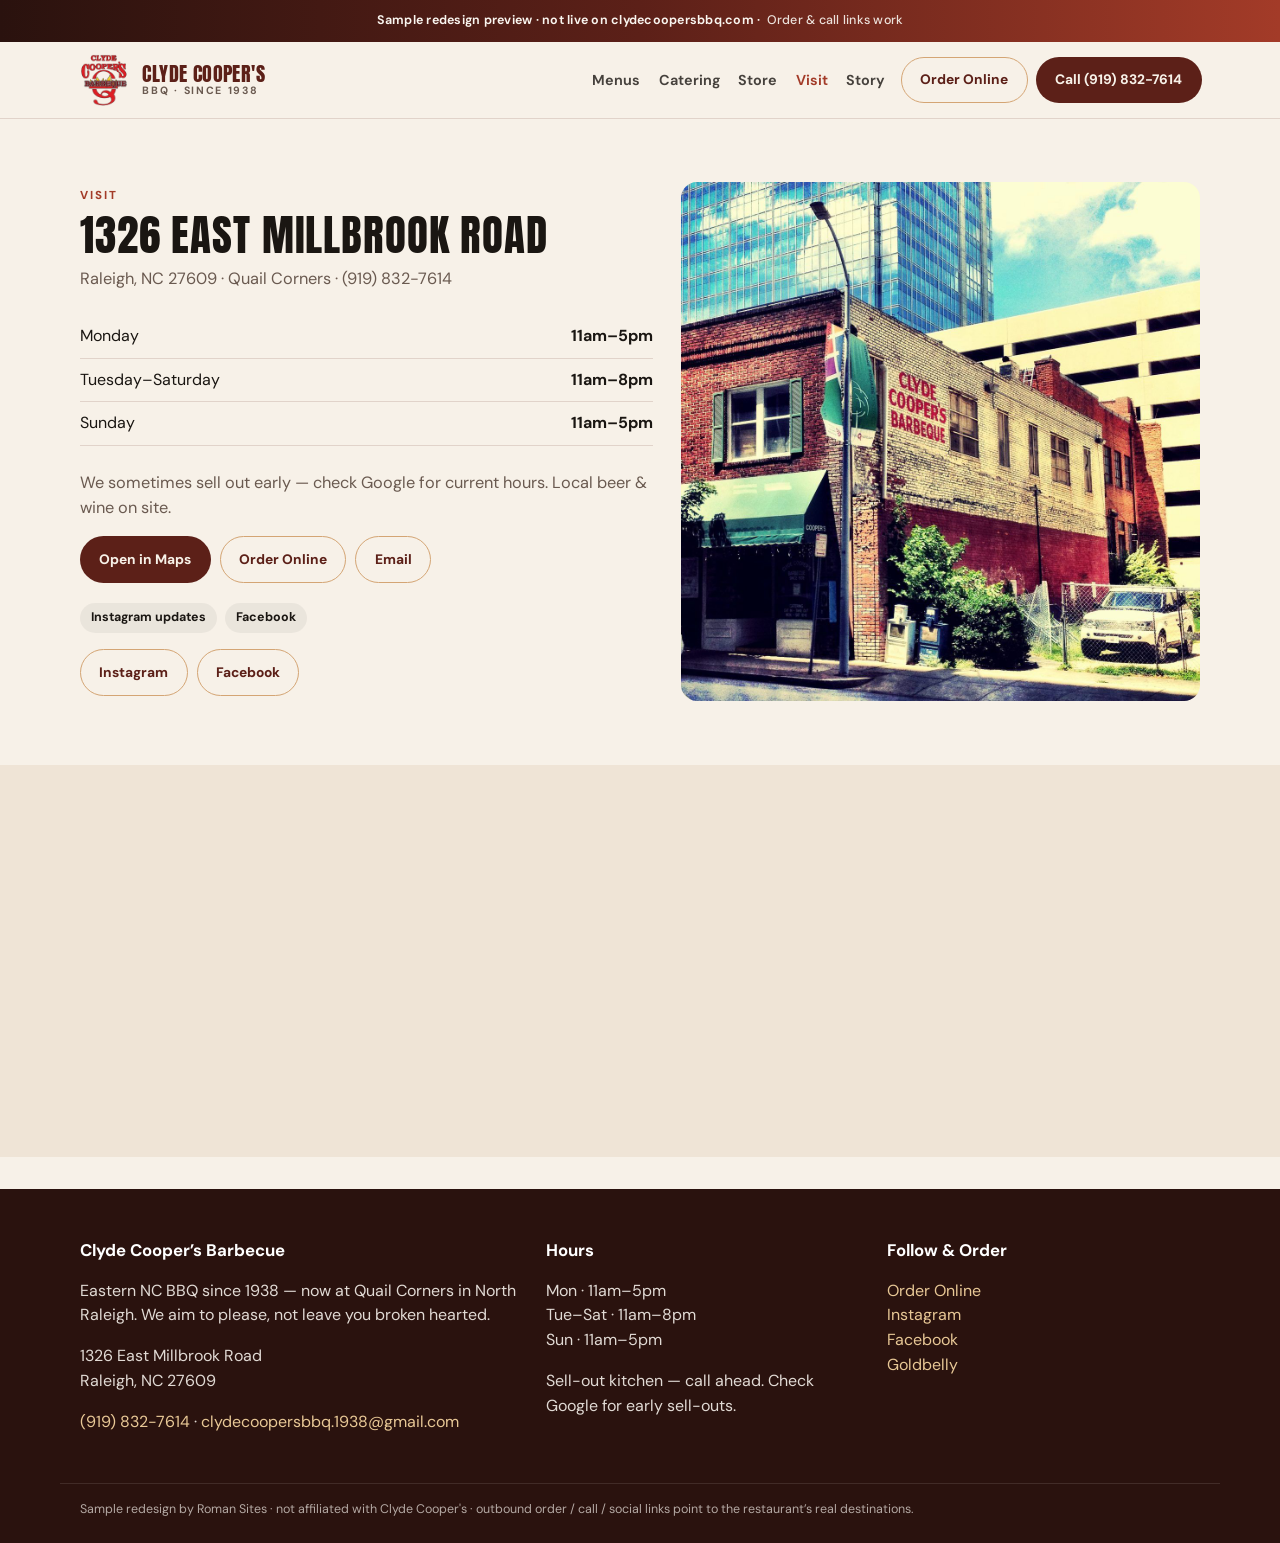
<file: visit.html>
<!DOCTYPE html>
<html lang="en"><head>
<meta charset="utf-8"/><meta name="viewport" content="width=device-width, initial-scale=1"/>
<title>Visit · Clyde Cooper’s BBQ · Quail Corners</title><meta name="description" content="Hours and directions to Clyde Cooper’s at 1326 East Millbrook Road, Raleigh NC 27609 — Quail Corners."/>
<link rel="preconnect" href="https://fonts.googleapis.com"/><link rel="preconnect" href="https://fonts.gstatic.com" crossorigin/>
<link href="https://fonts.googleapis.com/css2?family=Anton&family=DM+Sans:wght@400;500;600;700;800&display=swap" rel="stylesheet"/><link rel="stylesheet" href="assets/styles.css"/><link rel="icon" href="assets/logo.png"/>
</head><body>
<div class="preview-banner" role="status">Sample redesign preview · not live on clydecoopersbbq.com · <span>Order &amp; call links work</span></div>
<header class="site-header"><div class="nav-inner">
<a class="brand" href="index.html"><img src="assets/logo.png" alt="Clyde Cooper's logo" width="112" height="80"/><span class="brand-text"><span class="brand-name">Clyde Cooper's</span><span class="brand-tag">BBQ · Since 1938</span></span></a>
<nav class="nav-links" aria-label="Primary"><a href="menus.html">Menus</a><a href="catering.html">Catering</a><a href="store.html">Store</a><a href="visit.html" aria-current="page">Visit</a><a href="story.html">Story</a></nav>
<div class="nav-ctas"><a class="btn btn-secondary" href="https://order.spoton.com/so-clyde-coopers-bbq-16776/raleigh-nc/65f36449ab9d7c003e4cb21e" target="_blank" rel="noopener">Order Online</a><a class="btn btn-primary" href="tel:9198327614"><span class="call-full">Call (919) 832-7614</span><span class="call-short">Call</span></a>
<button class="nav-toggle" type="button" data-nav-toggle aria-expanded="false" aria-controls="mobile-nav" aria-label="Open menu"><span></span><span></span><span></span></button></div>
</div>
<div class="mobile-panel" id="mobile-nav" data-mobile-panel><a href="menus.html">Menus</a><a href="catering.html">Catering</a><a href="store.html">Store</a><a href="visit.html">Visit</a><a href="story.html">Story</a><div class="mobile-ctas"><a class="btn btn-secondary" href="https://order.spoton.com/so-clyde-coopers-bbq-16776/raleigh-nc/65f36449ab9d7c003e4cb21e" target="_blank" rel="noopener">Order Online</a><a class="btn btn-primary" href="tel:9198327614">Call</a></div></div>
</header>
<main>
<section class="section"><div class="section-inner split">
<div><p class="kicker">Visit</p><h2>1326 East Millbrook Road</h2>
<p class="lede">Raleigh, NC 27609 · Quail Corners · <a href="tel:9198327614">(919) 832-7614</a></p>
<table class="hours-table" style="margin:1.5rem 0">
<tr><td>Monday</td><td>11am–5pm</td></tr>
<tr><td>Tuesday–Saturday</td><td>11am–8pm</td></tr>
<tr><td>Sunday</td><td>11am–5pm</td></tr>
</table>
<p class="lede" style="margin-bottom:1rem">We sometimes sell out early — check Google for current hours. Local beer &amp; wine on site.</p>
<div style="display:flex;flex-wrap:wrap;gap:.55rem;margin-bottom:1.25rem">
<a class="btn btn-primary" href="https://www.google.com/maps/search/?api=1&query=1326+E+Millbrook+Rd%2C+Raleigh%2C+NC+27609" target="_blank" rel="noopener">Open in Maps</a>
<a class="btn btn-secondary" href="https://order.spoton.com/so-clyde-coopers-bbq-16776/raleigh-nc/65f36449ab9d7c003e4cb21e" target="_blank" rel="noopener">Order Online</a>
<a class="btn btn-secondary" href="mailto:clydecoopersbbq.1938@gmail.com">Email</a>
</div>
<div class="pill-row"><span class="pill">Instagram updates</span><span class="pill">Facebook</span></div>
<div style="margin-top:1rem;display:flex;flex-wrap:wrap;gap:.55rem">
<a class="btn btn-secondary" href="https://instagram.com/clydecoopersbbqraleigh" target="_blank" rel="noopener">Instagram</a>
<a class="btn btn-secondary" href="https://facebook.com/clydecoopersbbq" target="_blank" rel="noopener">Facebook</a>
</div>
</div>
<div class="split-media"><img src="assets/exterior.jpg" alt="Clyde Cooper's at Quail Corners"/></div>
</div></section>
<section class="section section-alt" style="padding-top:0"><div class="section-inner">
<iframe title="Map to Clyde Cooper's BBQ" loading="lazy" referrerpolicy="no-referrer-when-downgrade" src="https://maps.google.com/maps?q=1326%20E%20Millbrook%20Rd%2C%20Raleigh%2C%20NC%2027609&z=15&output=embed" style="width:100%;min-height:20rem;border:0;border-radius:16px"></iframe>
</div></section>
</main>
<footer class="site-footer"><div class="section-inner footer-grid"><div><h3>Clyde Cooper’s Barbecue</h3><p>Eastern NC BBQ since 1938 — now at Quail Corners in North Raleigh. We aim to please, not leave you broken hearted.</p>
<p style="margin-top:.8rem">1326 East Millbrook Road<br/>Raleigh, NC 27609</p>
<p><a href="tel:9198327614">(919) 832-7614</a> · <a href="mailto:clydecoopersbbq.1938@gmail.com">clydecoopersbbq.1938@gmail.com</a></p></div>
<div><h3>Hours</h3><p>Mon · 11am–5pm<br/>Tue–Sat · 11am–8pm<br/>Sun · 11am–5pm</p>
<p style="margin-top:.8rem">Sell-out kitchen — call ahead. Check Google for early sell-outs.</p></div>
<div><h3>Follow &amp; Order</h3><p><a href="https://order.spoton.com/so-clyde-coopers-bbq-16776/raleigh-nc/65f36449ab9d7c003e4cb21e" target="_blank" rel="noopener">Order Online</a><br/>
<a href="https://instagram.com/clydecoopersbbqraleigh" target="_blank" rel="noopener">Instagram</a><br/>
<a href="https://facebook.com/clydecoopersbbq" target="_blank" rel="noopener">Facebook</a><br/>
<a href="https://www.goldbelly.com/restaurants/clyde-coopers-barbeque?utm_medium=website&utm_source=partner&utm_term=2708" target="_blank" rel="noopener">Goldbelly</a></p></div></div>
<div class="section-inner footer-note">Sample redesign by Roman Sites · not affiliated with Clyde Cooper's · outbound order / call / social links point to the restaurant’s real destinations.</div></footer>
<script src="assets/site.js"></script></body></html>
</file>
<file: assets/styles.css>
/* Clyde Cooper's BBQ — Roman Sites preview */
:root{
  --ink:#1a1612;--plum:#5c2018;--plum-deep:#2a120e;--wine:#a33b28;
  --gold:#d4a574;--gold-hot:#e8c896;--ivory:#f7f1e8;--cream:#efe4d6;
  --muted:#6a5a50;--line:rgba(92,32,24,.14);--shadow:0 28px 70px rgba(42,18,14,.25);--radius:16px;
  --font-display:"Anton",Georgia,serif;--font-body:"DM Sans",system-ui,sans-serif;
  --banner-h:42px;--header-h:76px;
}
*,*::before,*::after{box-sizing:border-box}
html{scroll-behavior:smooth}
body{margin:0;font-family:var(--font-body);color:var(--ink);background:var(--ivory);line-height:1.55;padding-top:calc(var(--banner-h) + var(--header-h));-webkit-font-smoothing:antialiased}
img{max-width:100%;display:block;height:auto}a{color:inherit;text-decoration:none}button{font:inherit;cursor:pointer;border:0;background:none}
.preview-banner{position:fixed;inset:0 0 auto 0;z-index:1000;height:var(--banner-h);display:flex;align-items:center;justify-content:center;gap:.4rem;padding:0 1rem;text-align:center;background:linear-gradient(90deg,#2a120e,#5c2018 50%,#a33b28);color:#faf6f0;font-size:.78rem;font-weight:650;letter-spacing:.02em}
.preview-banner span{opacity:.9;font-weight:500}
.site-header{position:fixed;top:var(--banner-h);left:0;right:0;z-index:900;background:rgba(247,241,232,.94);backdrop-filter:blur(14px);border-bottom:1px solid var(--line)}
.nav-inner{max-width:1160px;margin:0 auto;padding:.65rem 1.15rem;display:flex;align-items:center;gap:1rem;min-height:var(--header-h)}
.brand{display:flex;align-items:center;gap:.75rem;min-width:0}
.brand img{width:52px;height:52px;object-fit:contain;border-radius:8px}
.brand-text{display:flex;flex-direction:column;line-height:1.15}
.brand-name{font-family:var(--font-display);font-weight:400;font-size:1.25rem;letter-spacing:.02em;color:var(--plum);text-transform:uppercase}
.brand-tag{font-size:.66rem;text-transform:uppercase;letter-spacing:.16em;color:var(--muted);font-weight:700}
.nav-links{display:none;gap:1.15rem;margin-left:auto;font-size:.9rem;font-weight:650}
.nav-links a{opacity:.8}.nav-links a:hover,.nav-links a[aria-current="page"]{opacity:1;color:var(--wine)}
.nav-ctas{display:flex;align-items:center;gap:.5rem;margin-left:auto}
.nav-links + .nav-ctas{margin-left:0}
.btn{display:inline-flex;align-items:center;justify-content:center;gap:.4rem;padding:.72rem 1.15rem;border-radius:999px;font-weight:750;font-size:.86rem;transition:transform .15s ease,background .15s;border:1.5px solid transparent;white-space:nowrap}
.btn:hover{transform:translateY(-1px)}
.btn-primary{background:var(--plum);color:var(--ivory)}.btn-primary:hover{background:var(--plum-deep)}
.btn-secondary{background:transparent;border-color:var(--gold);color:var(--plum)}.btn-secondary:hover{background:rgba(212,165,116,.16)}
.btn-ghost{background:rgba(250,246,240,.12);color:var(--ivory);border-color:rgba(250,246,240,.35)}
.btn-lg{padding:.95rem 1.4rem;font-size:.95rem}.btn-gold{background:var(--gold);color:var(--plum-deep)}.btn-gold:hover{background:var(--gold-hot)}
.nav-toggle{width:42px;height:42px;border-radius:10px;border:1px solid var(--line);display:grid;place-items:center}
.nav-toggle span{display:block;width:18px;height:2px;background:var(--ink);border-radius:2px;margin:3px auto}
.mobile-panel{display:none;flex-direction:column;gap:.35rem;padding:0 1.15rem 1rem;border-top:1px solid var(--line);background:var(--ivory)}
.mobile-panel.open{display:flex}.mobile-panel a{padding:.7rem .2rem;font-weight:650;border-bottom:1px solid var(--line)}
.mobile-ctas{display:flex;flex-wrap:wrap;gap:.5rem;padding-top:.6rem}
@media(min-width:980px){.nav-links{display:flex}.nav-toggle{display:none}.nav-ctas{margin-left:.5rem}.mobile-panel{display:none!important}}
.hero{position:relative;min-height:min(86vh,800px);display:grid;align-items:end;color:var(--ivory);overflow:hidden}
.hero-media{position:absolute;inset:0}.hero-media img{width:100%;height:100%;object-fit:cover}
.hero-shade{position:absolute;inset:0;background:linear-gradient(180deg,rgba(0,0,0,.25) 0%,rgba(0,0,0,.55) 45%,rgba(10,8,6,.9) 100%),radial-gradient(ellipse at 20% 20%,rgba(163,59,40,.4),transparent 55%)}
.hero-content{position:relative;z-index:2;max-width:1160px;width:100%;margin:0 auto;padding:3.5rem 1.25rem 3.25rem}
.eyebrow{font-size:.72rem;font-weight:750;letter-spacing:.18em;text-transform:uppercase;color:var(--gold-hot);margin:0 0 .85rem}
.hero h1{font-family:var(--font-display);font-weight:400;font-size:clamp(2.5rem,6vw,4.3rem);line-height:1.02;margin:0 0 1rem;max-width:14ch;letter-spacing:.02em;text-transform:uppercase}
.hero-lead{max-width:38rem;font-size:1.05rem;opacity:.92;margin:0 0 1.5rem}
.hero-actions{display:flex;flex-wrap:wrap;gap:.65rem;margin-bottom:1.35rem}
.hero-meta{display:flex;flex-wrap:wrap;gap:.75rem 1.25rem;font-size:.84rem;opacity:.88}
.section{padding:4rem 0}.section-alt{background:var(--cream)}.section-dark{background:var(--plum-deep);color:var(--ivory)}
.section-inner{max-width:1160px;margin:0 auto;padding:0 1.25rem}
.section-head{display:flex;flex-wrap:wrap;align-items:end;justify-content:space-between;gap:1.25rem;margin-bottom:1.75rem}
.kicker{font-size:.72rem;font-weight:800;letter-spacing:.18em;text-transform:uppercase;color:var(--wine);margin:0 0 .45rem}
.section-dark .kicker{color:var(--gold-hot)}
.section-head h2,.split h2{font-family:var(--font-display);font-weight:400;font-size:clamp(1.8rem,3.5vw,2.7rem);line-height:1.05;margin:0 0 .55rem;text-transform:uppercase;letter-spacing:.02em}
.lede{max-width:36rem;margin:0;color:var(--muted);font-size:1.02rem}.section-dark .lede{color:rgba(250,246,240,.78)}
.photo-rail{display:grid;grid-auto-flow:column;grid-auto-columns:minmax(220px,1fr);gap:1rem;overflow-x:auto;padding-bottom:.5rem}
.photo-rail figure{margin:0;border-radius:var(--radius);overflow:hidden;background:#000}
.photo-rail img{width:100%;height:220px;object-fit:cover}
.photo-rail figcaption{padding:.55rem .7rem;font-size:.78rem;font-weight:650;background:var(--cream);color:var(--ink)}
.grid-3{display:grid;gap:1.15rem}@media(min-width:800px){.grid-3{grid-template-columns:repeat(3,1fr)}}
.card{background:#fff;border:1px solid var(--line);border-radius:var(--radius);overflow:hidden;box-shadow:0 10px 30px rgba(0,0,0,.04)}
.card-media img{width:100%;height:210px;object-fit:cover}.card-body{padding:1.1rem 1.15rem 1.25rem}
.card-body h3{margin:0 0 .4rem;font-size:1.15rem}.card-body p{margin:0;color:var(--muted);font-size:.94rem}
.feature-price{font-weight:800;color:var(--wine);margin:0 0 .25rem;font-size:.9rem}
.split{display:grid;gap:1.75rem;align-items:center}@media(min-width:900px){.split{grid-template-columns:1.05fr .95fr}}
.split-media{border-radius:var(--radius);overflow:hidden}.split-media img{width:100%;min-height:320px;object-fit:cover}
.pill-row{display:flex;flex-wrap:wrap;gap:.45rem;margin-top:1rem}
.pill{display:inline-flex;padding:.35rem .7rem;border-radius:999px;background:rgba(0,0,0,.05);font-size:.78rem;font-weight:700}
.section-dark .pill{background:rgba(250,246,240,.1);color:var(--ivory)}
.gallery{display:grid;gap:.85rem;grid-template-columns:repeat(2,1fr)}@media(min-width:800px){.gallery{grid-template-columns:repeat(4,1fr)}}
.gallery figure{margin:0;border-radius:14px;overflow:hidden}.gallery img{width:100%;height:200px;object-fit:cover}
.menu-block{background:#fff;border:1px solid var(--line);border-radius:var(--radius);padding:1.25rem 1.35rem;margin-bottom:1rem}
.menu-block h3{margin:0 0 .85rem;font-family:var(--font-display);font-size:1.45rem;text-transform:uppercase;letter-spacing:.03em}
.menu-item{display:flex;justify-content:space-between;gap:1rem;padding:.55rem 0;border-bottom:1px dashed var(--line)}
.menu-item:last-child{border-bottom:0}.menu-item strong{font-weight:750}
.menu-item span.price{font-weight:800;color:var(--wine);white-space:nowrap}
.menu-item p{margin:.2rem 0 0;color:var(--muted);font-size:.9rem}
.hours-table{width:100%;border-collapse:collapse}.hours-table td{padding:.55rem 0;border-bottom:1px solid var(--line)}.hours-table td:last-child{text-align:right;font-weight:700}
.site-footer{background:var(--plum-deep);color:rgba(250,246,240,.88);padding:3rem 0 1.5rem;margin-top:2rem}
.footer-grid{display:grid;gap:1.75rem}@media(min-width:800px){.footer-grid{grid-template-columns:1.4fr 1fr 1fr}}
.site-footer h3{margin:0 0 .7rem;color:#fff;font-size:1.05rem}.site-footer a{color:var(--gold-hot)}
.footer-note{margin-top:2rem;padding-top:1rem;border-top:1px solid rgba(250,246,240,.15);font-size:.78rem;opacity:.75}
.call-short{display:none}@media(max-width:520px){.call-full{display:none}.call-short{display:inline}}
</file>
